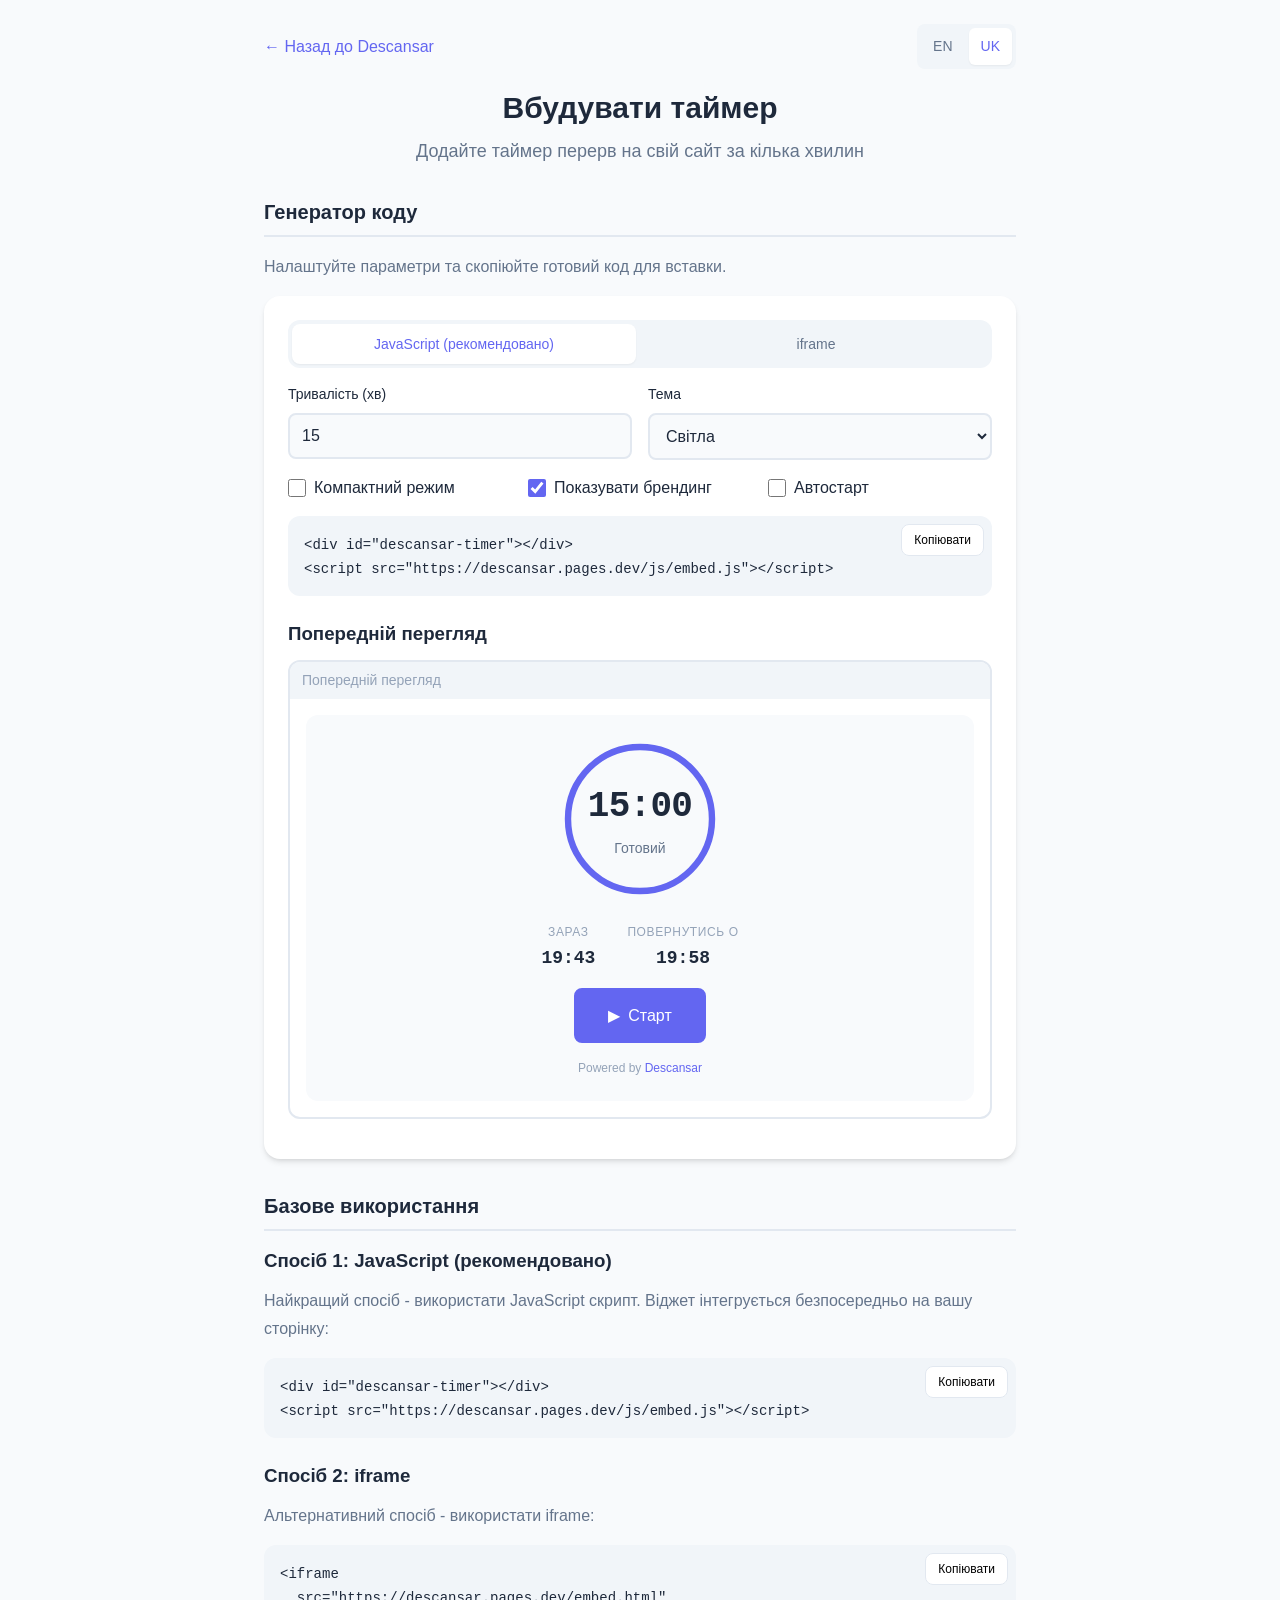
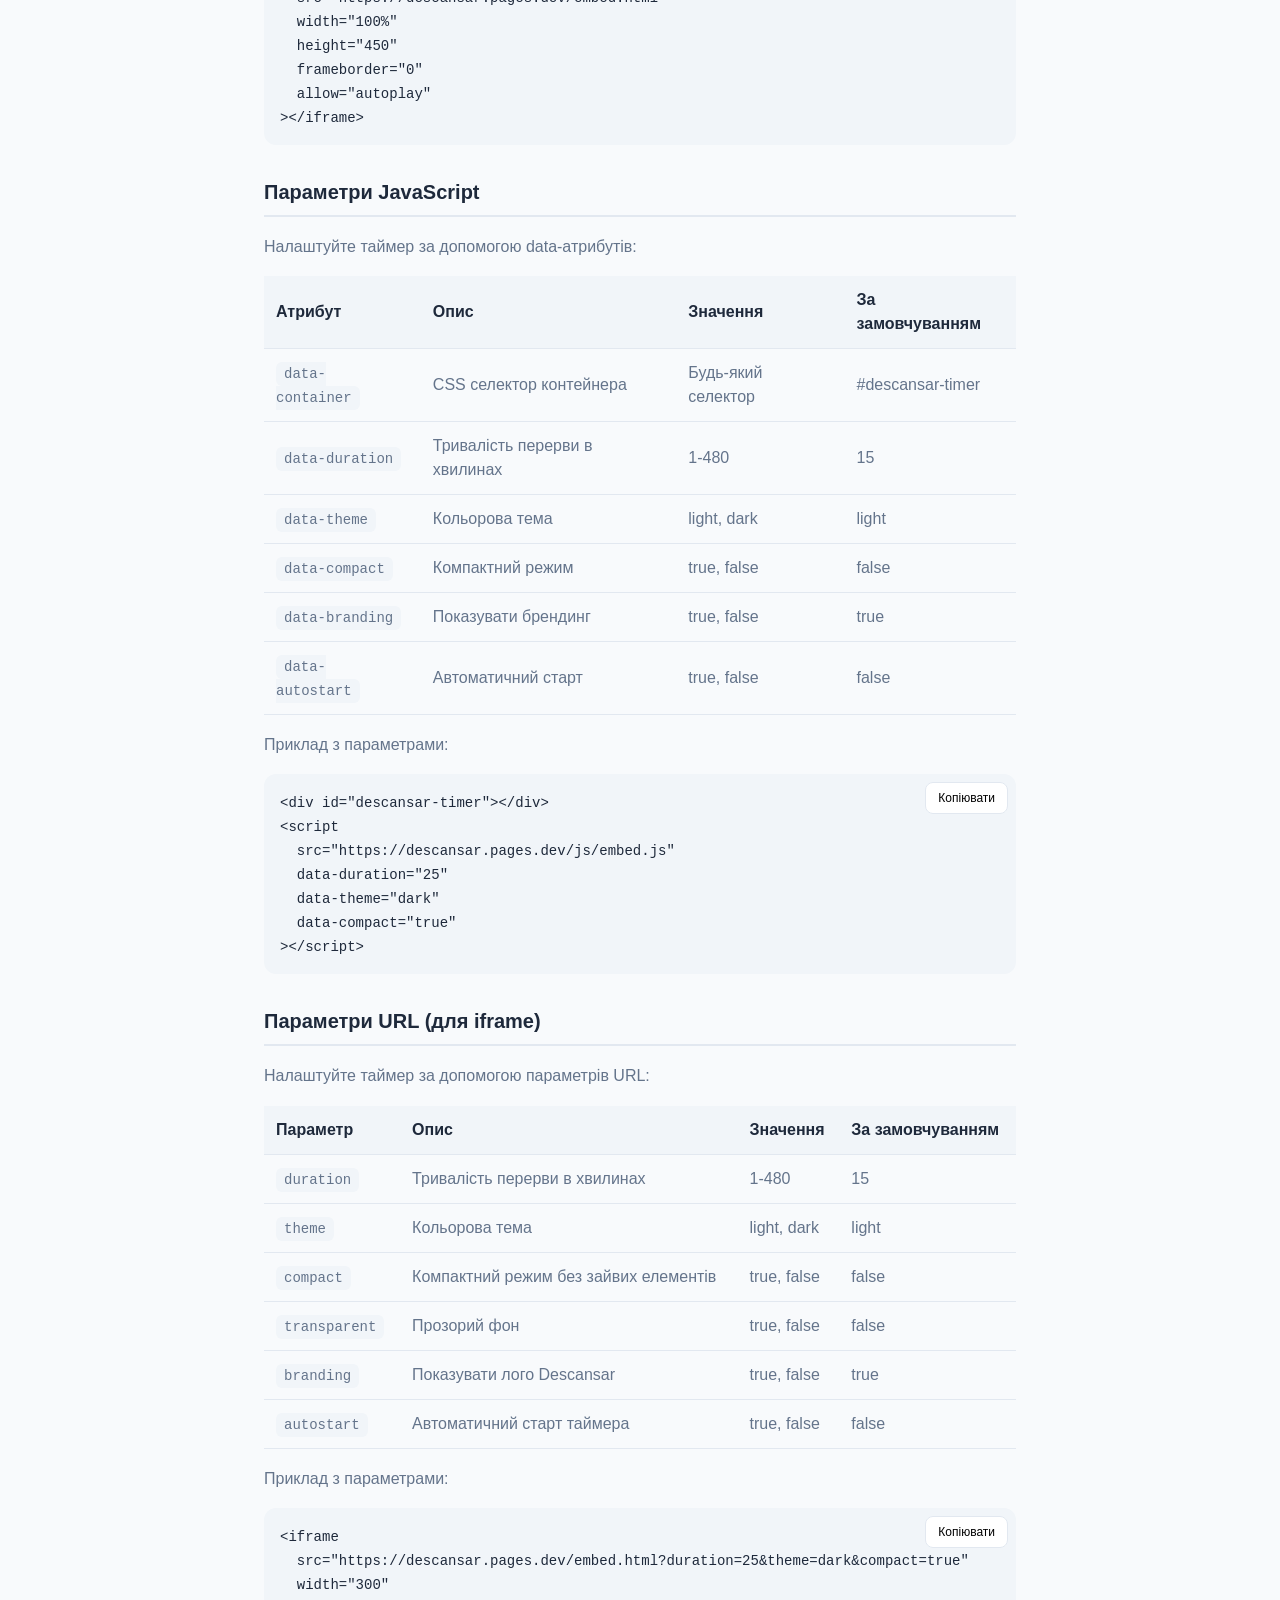
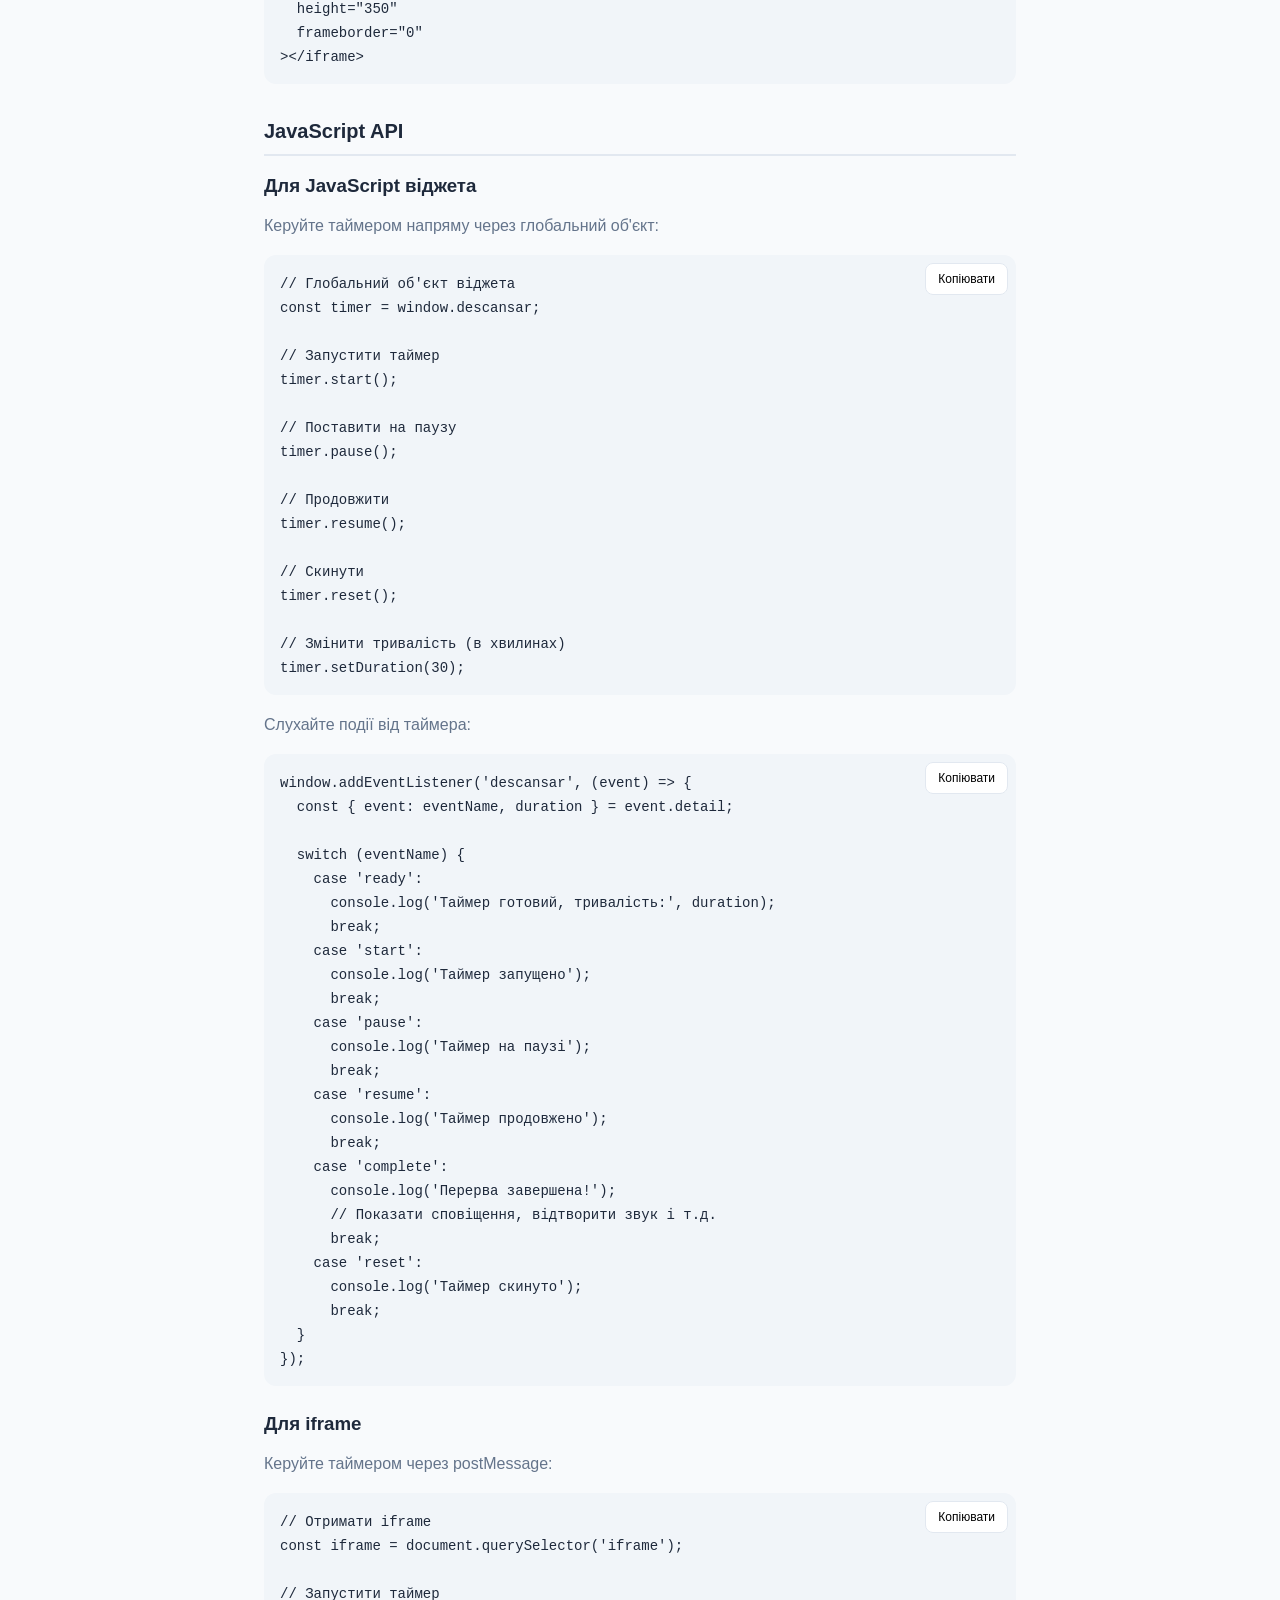
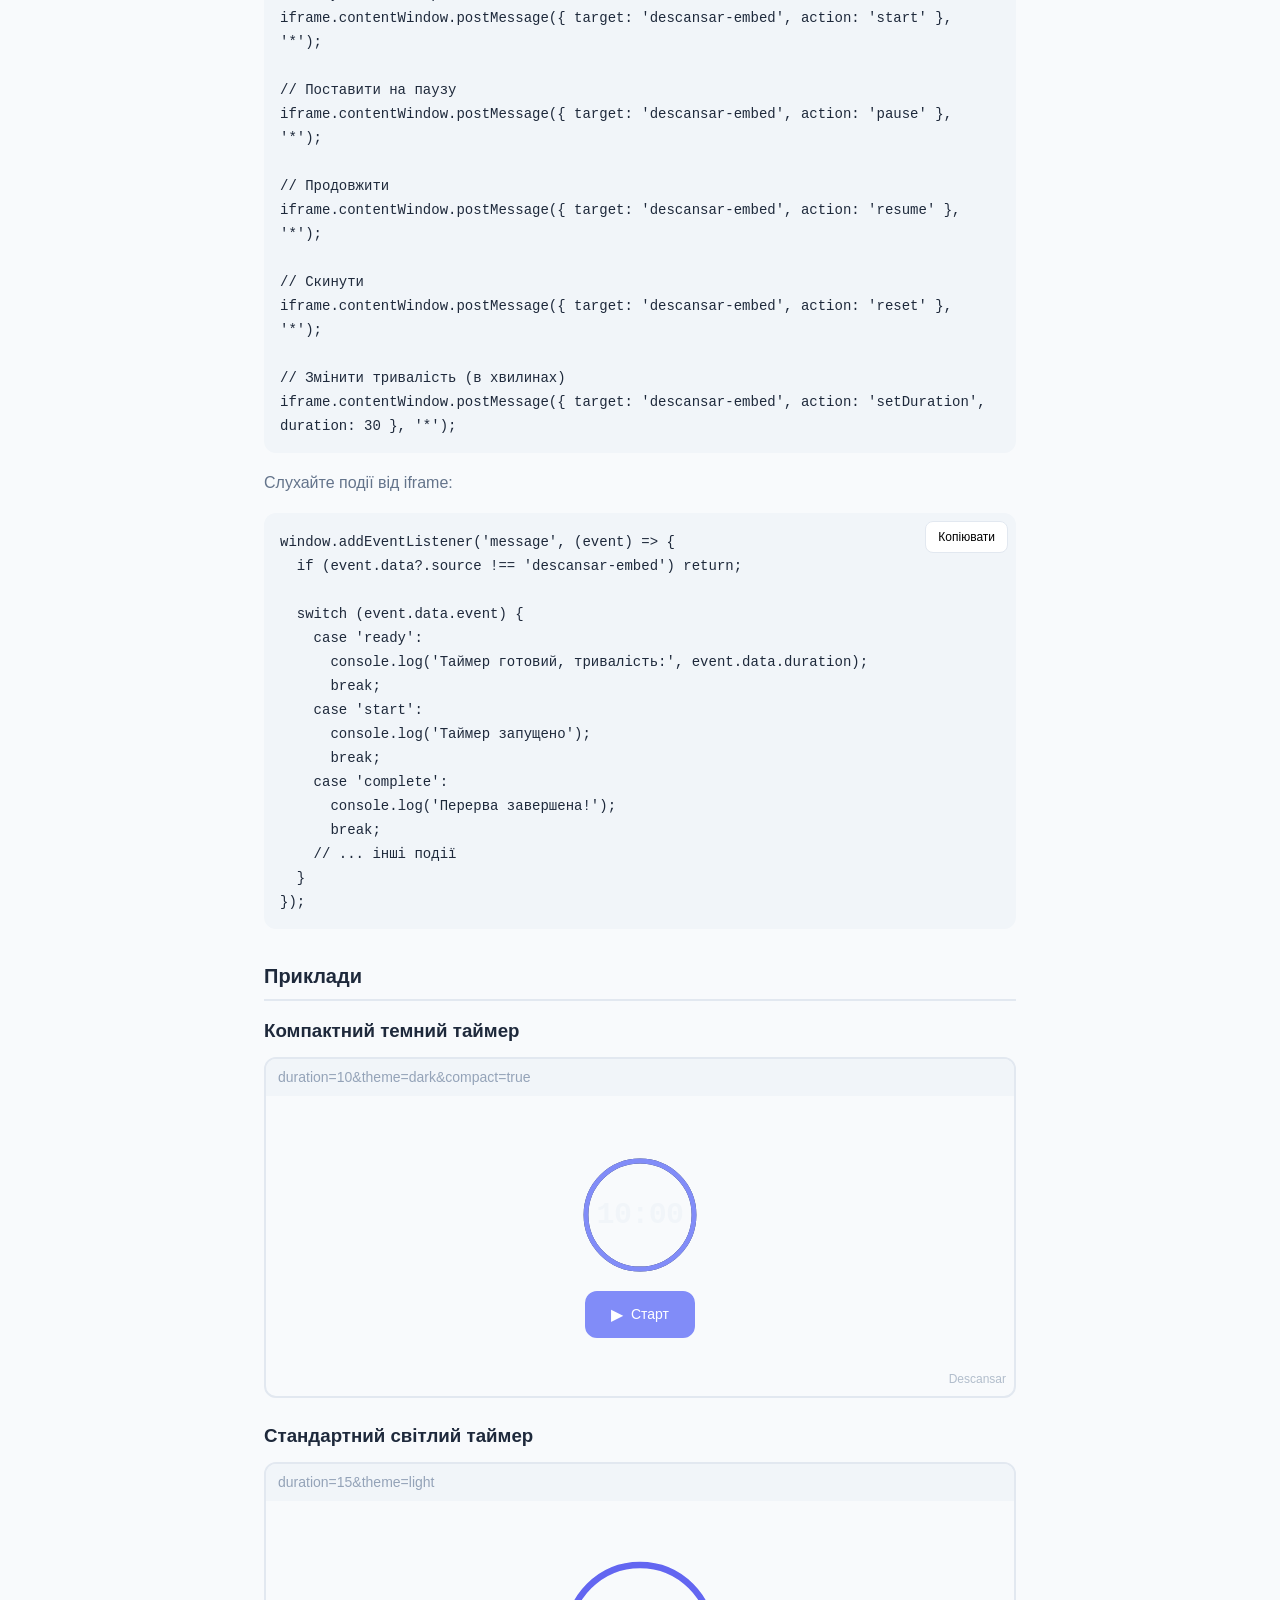
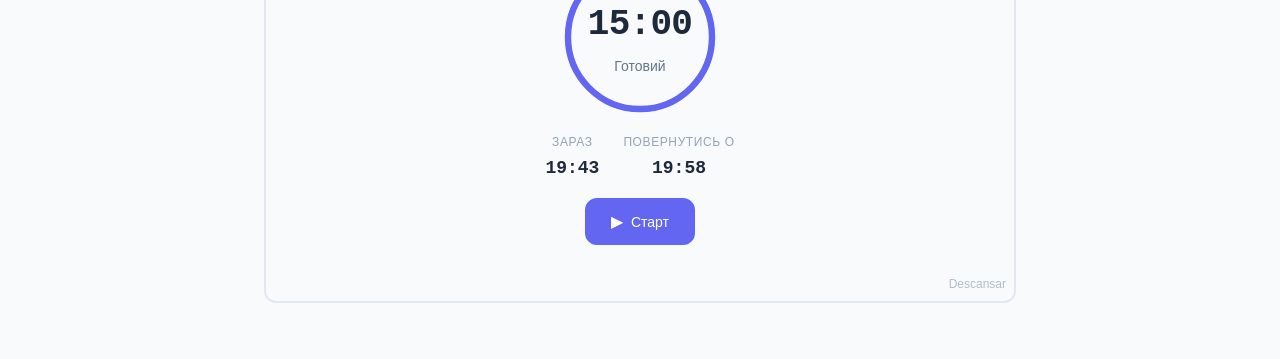
<file: embed-guide-uk.html>
<!DOCTYPE html>
<html lang="uk">
<head>
    <meta charset="UTF-8">
    <meta name="viewport" content="width=device-width, initial-scale=1.0">
    <title>Вбудувати віджет таймера перерв | Descansar</title>
    <meta name="description" content="Додайте налаштовуваний віджет таймера перерв на свій сайт. Легка інтеграція через JavaScript або iframe. Налаштування тривалості, теми та інше.">
    <meta name="keywords" content="таймер перерв, помодоро віджет, вбудувати таймер, віджет для сайту, інструмент продуктивності, таймер відпочинку">
    <meta name="author" content="Descansar">
    <meta name="robots" content="index, follow">

    <!-- Canonical URL -->
    <link rel="canonical" href="https://descansar.pages.dev/embed-guide-uk.html">

    <!-- Language alternates -->
    <link rel="alternate" hreflang="en" href="https://descansar.pages.dev/embed-guide.html">
    <link rel="alternate" hreflang="uk" href="https://descansar.pages.dev/embed-guide-uk.html">
    <link rel="alternate" hreflang="x-default" href="https://descansar.pages.dev/embed-guide.html">

    <!-- Open Graph -->
    <meta property="og:title" content="Вбудувати віджет таймера перерв | Descansar">
    <meta property="og:description" content="Додайте налаштовуваний віджет таймера перерв на свій сайт. Легка інтеграція через JavaScript або iframe.">
    <meta property="og:type" content="website">
    <meta property="og:url" content="https://descansar.pages.dev/embed-guide-uk.html">
    <meta property="og:site_name" content="Descansar">
    <meta property="og:locale" content="uk_UA">
    <meta property="og:locale:alternate" content="en_US">

    <!-- Twitter Card -->
    <meta name="twitter:card" content="summary">
    <meta name="twitter:title" content="Вбудувати віджет таймера перерв | Descansar">
    <meta name="twitter:description" content="Додайте налаштовуваний віджет таймера перерв на свій сайт.">

    <link rel="stylesheet" href="/css/main.css">
    <style>
        .guide {
            max-width: 800px;
            margin: 0 auto;
            padding: var(--space-6);
        }

        .guide__header {
            text-align: center;
            margin-bottom: var(--space-8);
        }

        .guide__title {
            font-size: var(--font-size-3xl);
            font-weight: 700;
            color: var(--color-text);
            margin-bottom: var(--space-2);
        }

        .guide__subtitle {
            font-size: var(--font-size-lg);
            color: var(--color-text-secondary);
        }

        .guide__section {
            margin-bottom: var(--space-8);
        }

        .guide__section-title {
            font-size: var(--font-size-xl);
            font-weight: 600;
            color: var(--color-text);
            margin-bottom: var(--space-4);
            padding-bottom: var(--space-2);
            border-bottom: 2px solid var(--color-border);
        }

        .guide__text {
            color: var(--color-text-secondary);
            line-height: 1.7;
            margin-bottom: var(--space-4);
        }

        .code-block {
            background: var(--color-bg-tertiary);
            border-radius: var(--radius-lg);
            padding: var(--space-4);
            overflow-x: auto;
            margin-bottom: var(--space-4);
            position: relative;
        }

        .code-block code {
            font-family: var(--font-family-mono);
            font-size: var(--font-size-sm);
            color: var(--color-text);
            white-space: pre-wrap;
            word-break: break-all;
        }

        .code-block__copy {
            position: absolute;
            top: var(--space-2);
            right: var(--space-2);
            padding: var(--space-2) var(--space-3);
            font-size: var(--font-size-xs);
            background: var(--color-bg-secondary);
            border: 1px solid var(--color-border);
            border-radius: var(--radius-md);
            cursor: pointer;
            transition: all var(--transition-fast);
        }

        .code-block__copy:hover {
            background: var(--color-primary);
            color: white;
            border-color: var(--color-primary);
        }

        .params-table {
            width: 100%;
            border-collapse: collapse;
            margin-bottom: var(--space-4);
        }

        .params-table th,
        .params-table td {
            padding: var(--space-3);
            text-align: left;
            border-bottom: 1px solid var(--color-border);
        }

        .params-table th {
            font-weight: 600;
            color: var(--color-text);
            background: var(--color-bg-tertiary);
        }

        .params-table td {
            color: var(--color-text-secondary);
        }

        .params-table code {
            font-family: var(--font-family-mono);
            font-size: var(--font-size-sm);
            background: var(--color-bg-tertiary);
            padding: var(--space-1) var(--space-2);
            border-radius: var(--radius-sm);
        }

        .preview {
            border: 2px solid var(--color-border);
            border-radius: var(--radius-lg);
            overflow: hidden;
            margin-bottom: var(--space-4);
        }

        .preview iframe {
            display: block;
            width: 100%;
            border: none;
        }

        .preview__label {
            padding: var(--space-2) var(--space-3);
            background: var(--color-bg-tertiary);
            font-size: var(--font-size-sm);
            color: var(--color-text-muted);
        }

        .generator {
            background: var(--color-bg-secondary);
            border-radius: var(--radius-xl);
            padding: var(--space-6);
            box-shadow: var(--shadow-md);
        }

        .generator__row {
            display: grid;
            grid-template-columns: repeat(auto-fit, minmax(200px, 1fr));
            gap: var(--space-4);
            margin-bottom: var(--space-4);
        }

        .generator__field {
            display: flex;
            flex-direction: column;
            gap: var(--space-2);
        }

        .generator__label {
            font-size: var(--font-size-sm);
            font-weight: 500;
            color: var(--color-text);
        }

        .generator__input,
        .generator__select {
            padding: var(--space-3);
            font-size: var(--font-size-base);
            border: 2px solid var(--color-border);
            border-radius: var(--radius-md);
            background: var(--color-bg);
            color: var(--color-text);
        }

        .generator__checkbox {
            display: flex;
            align-items: center;
            gap: var(--space-2);
            cursor: pointer;
        }

        .generator__checkbox input {
            width: 18px;
            height: 18px;
            accent-color: var(--color-primary);
        }

        .generator__result {
            margin-top: var(--space-4);
        }

        .top-bar {
            display: flex;
            justify-content: space-between;
            align-items: center;
            margin-bottom: var(--space-4);
            flex-wrap: wrap;
            gap: var(--space-3);
        }

        .back-link {
            display: inline-flex;
            align-items: center;
            gap: var(--space-2);
            color: var(--color-primary);
            text-decoration: none;
        }

        .back-link:hover {
            text-decoration: underline;
        }

        .lang-switcher {
            display: flex;
            gap: var(--space-1);
            background: var(--color-bg-tertiary);
            padding: var(--space-1);
            border-radius: var(--radius-md);
        }

        .lang-switcher__btn {
            padding: var(--space-2) var(--space-3);
            font-size: var(--font-size-sm);
            font-weight: 500;
            color: var(--color-text-secondary);
            background: transparent;
            border: none;
            border-radius: var(--radius-sm);
            cursor: pointer;
            text-decoration: none;
            transition: all var(--transition-fast);
        }

        .lang-switcher__btn:hover {
            color: var(--color-text);
        }

        .lang-switcher__btn--active {
            background: var(--color-bg-secondary);
            color: var(--color-primary);
            box-shadow: var(--shadow-sm);
        }

        .generator__method-selector {
            display: flex;
            gap: var(--space-2);
            margin-bottom: var(--space-4);
            padding: var(--space-1);
            background: var(--color-bg-tertiary);
            border-radius: var(--radius-lg);
        }

        .generator__method-btn {
            flex: 1;
            padding: var(--space-3);
            font-size: var(--font-size-sm);
            font-weight: 500;
            color: var(--color-text-secondary);
            background: transparent;
            border: none;
            border-radius: var(--radius-md);
            cursor: pointer;
            transition: all var(--transition-fast);
        }

        .generator__method-btn:hover {
            color: var(--color-text);
        }

        .generator__method-btn--active {
            background: var(--color-bg-secondary);
            color: var(--color-primary);
            box-shadow: var(--shadow-sm);
        }

        .generator__field--iframe-only.generator__field--hidden,
        .generator__checkbox.generator__field--iframe-only.generator__field--hidden {
            display: none;
        }
    </style>
</head>
<body>
    <div class="guide">
        <div class="top-bar">
            <a href="/" class="back-link">← Назад до Descansar</a>
            <nav class="lang-switcher" aria-label="Перемикач мови">
                <a href="/embed-guide.html" class="lang-switcher__btn">EN</a>
                <a href="/embed-guide-uk.html" class="lang-switcher__btn lang-switcher__btn--active" aria-current="page">UK</a>
            </nav>
        </div>

        <header class="guide__header">
            <h1 class="guide__title">Вбудувати таймер</h1>
            <p class="guide__subtitle">Додайте таймер перерв на свій сайт за кілька хвилин</p>
        </header>

        <!-- Generator -->
        <section class="guide__section">
            <h2 class="guide__section-title">Генератор коду</h2>
            <p class="guide__text">Налаштуйте параметри та скопіюйте готовий код для вставки.</p>

            <div class="generator">
                <!-- Method selector -->
                <div class="generator__method-selector">
                    <button type="button" class="generator__method-btn generator__method-btn--active" data-method="script">
                        JavaScript (рекомендовано)
                    </button>
                    <button type="button" class="generator__method-btn" data-method="iframe">
                        iframe
                    </button>
                </div>

                <div class="generator__row">
                    <div class="generator__field">
                        <label class="generator__label" for="genDuration">Тривалість (хв)</label>
                        <input type="number" id="genDuration" class="generator__input" value="15" min="1" max="480">
                    </div>
                    <div class="generator__field">
                        <label class="generator__label" for="genTheme">Тема</label>
                        <select id="genTheme" class="generator__select">
                            <option value="light">Світла</option>
                            <option value="dark">Темна</option>
                        </select>
                    </div>
                    <div class="generator__field generator__field--iframe-only">
                        <label class="generator__label" for="genWidth">Ширина</label>
                        <input type="text" id="genWidth" class="generator__input" value="100%" placeholder="400px або 100%">
                    </div>
                    <div class="generator__field generator__field--iframe-only">
                        <label class="generator__label" for="genHeight">Висота</label>
                        <input type="text" id="genHeight" class="generator__input" value="450px" placeholder="450px">
                    </div>
                </div>

                <div class="generator__row">
                    <label class="generator__checkbox">
                        <input type="checkbox" id="genCompact">
                        <span>Компактний режим</span>
                    </label>
                    <label class="generator__checkbox generator__field--iframe-only">
                        <input type="checkbox" id="genTransparent">
                        <span>Прозорий фон</span>
                    </label>
                    <label class="generator__checkbox">
                        <input type="checkbox" id="genBranding" checked>
                        <span>Показувати брендинг</span>
                    </label>
                    <label class="generator__checkbox">
                        <input type="checkbox" id="genAutostart">
                        <span>Автостарт</span>
                    </label>
                </div>

                <div class="generator__result">
                    <div class="code-block">
                        <button class="code-block__copy" onclick="copyCode()">Копіювати</button>
                        <code id="generatedCode"></code>
                    </div>
                </div>

                <h3 style="margin-top: var(--space-6); margin-bottom: var(--space-3);">Попередній перегляд</h3>
                <div class="preview">
                    <div class="preview__label">Попередній перегляд</div>
                    <div id="scriptPreview" style="display: none; padding: var(--space-4);"></div>
                    <iframe id="previewFrame" height="400"></iframe>
                </div>
            </div>
        </section>

        <!-- Basic usage -->
        <section class="guide__section">
            <h2 class="guide__section-title">Базове використання</h2>

            <h3 style="margin-bottom: var(--space-3);">Спосіб 1: JavaScript (рекомендовано)</h3>
            <p class="guide__text">Найкращий спосіб - використати JavaScript скрипт. Віджет інтегрується безпосередньо на вашу сторінку:</p>

            <div class="code-block">
                <button class="code-block__copy" onclick="copyToClipboard(this)">Копіювати</button>
                <code>&lt;div id="descansar-timer"&gt;&lt;/div&gt;
&lt;script src="https://descansar.pages.dev/js/embed.js"&gt;&lt;/script&gt;</code>
            </div>

            <h3 style="margin-bottom: var(--space-3); margin-top: var(--space-6);">Спосіб 2: iframe</h3>
            <p class="guide__text">Альтернативний спосіб - використати iframe:</p>

            <div class="code-block">
                <button class="code-block__copy" onclick="copyToClipboard(this)">Копіювати</button>
                <code>&lt;iframe
  src="https://descansar.pages.dev/embed.html"
  width="100%"
  height="450"
  frameborder="0"
  allow="autoplay"
&gt;&lt;/iframe&gt;</code>
            </div>
        </section>

        <!-- Script Parameters -->
        <section class="guide__section">
            <h2 class="guide__section-title">Параметри JavaScript</h2>
            <p class="guide__text">Налаштуйте таймер за допомогою data-атрибутів:</p>

            <table class="params-table">
                <thead>
                    <tr>
                        <th>Атрибут</th>
                        <th>Опис</th>
                        <th>Значення</th>
                        <th>За замовчуванням</th>
                    </tr>
                </thead>
                <tbody>
                    <tr>
                        <td><code>data-container</code></td>
                        <td>CSS селектор контейнера</td>
                        <td>Будь-який селектор</td>
                        <td>#descansar-timer</td>
                    </tr>
                    <tr>
                        <td><code>data-duration</code></td>
                        <td>Тривалість перерви в хвилинах</td>
                        <td>1-480</td>
                        <td>15</td>
                    </tr>
                    <tr>
                        <td><code>data-theme</code></td>
                        <td>Кольорова тема</td>
                        <td>light, dark</td>
                        <td>light</td>
                    </tr>
                    <tr>
                        <td><code>data-compact</code></td>
                        <td>Компактний режим</td>
                        <td>true, false</td>
                        <td>false</td>
                    </tr>
                    <tr>
                        <td><code>data-branding</code></td>
                        <td>Показувати брендинг</td>
                        <td>true, false</td>
                        <td>true</td>
                    </tr>
                    <tr>
                        <td><code>data-autostart</code></td>
                        <td>Автоматичний старт</td>
                        <td>true, false</td>
                        <td>false</td>
                    </tr>
                </tbody>
            </table>

            <p class="guide__text">Приклад з параметрами:</p>

            <div class="code-block">
                <button class="code-block__copy" onclick="copyToClipboard(this)">Копіювати</button>
                <code>&lt;div id="descansar-timer"&gt;&lt;/div&gt;
&lt;script
  src="https://descansar.pages.dev/js/embed.js"
  data-duration="25"
  data-theme="dark"
  data-compact="true"
&gt;&lt;/script&gt;</code>
            </div>
        </section>

        <!-- URL Parameters -->
        <section class="guide__section">
            <h2 class="guide__section-title">Параметри URL (для iframe)</h2>
            <p class="guide__text">Налаштуйте таймер за допомогою параметрів URL:</p>

            <table class="params-table">
                <thead>
                    <tr>
                        <th>Параметр</th>
                        <th>Опис</th>
                        <th>Значення</th>
                        <th>За замовчуванням</th>
                    </tr>
                </thead>
                <tbody>
                    <tr>
                        <td><code>duration</code></td>
                        <td>Тривалість перерви в хвилинах</td>
                        <td>1-480</td>
                        <td>15</td>
                    </tr>
                    <tr>
                        <td><code>theme</code></td>
                        <td>Кольорова тема</td>
                        <td>light, dark</td>
                        <td>light</td>
                    </tr>
                    <tr>
                        <td><code>compact</code></td>
                        <td>Компактний режим без зайвих елементів</td>
                        <td>true, false</td>
                        <td>false</td>
                    </tr>
                    <tr>
                        <td><code>transparent</code></td>
                        <td>Прозорий фон</td>
                        <td>true, false</td>
                        <td>false</td>
                    </tr>
                    <tr>
                        <td><code>branding</code></td>
                        <td>Показувати лого Descansar</td>
                        <td>true, false</td>
                        <td>true</td>
                    </tr>
                    <tr>
                        <td><code>autostart</code></td>
                        <td>Автоматичний старт таймера</td>
                        <td>true, false</td>
                        <td>false</td>
                    </tr>
                </tbody>
            </table>

            <p class="guide__text">Приклад з параметрами:</p>

            <div class="code-block">
                <button class="code-block__copy" onclick="copyToClipboard(this)">Копіювати</button>
                <code>&lt;iframe
  src="https://descansar.pages.dev/embed.html?duration=25&theme=dark&compact=true"
  width="300"
  height="350"
  frameborder="0"
&gt;&lt;/iframe&gt;</code>
            </div>
        </section>

        <!-- JavaScript API -->
        <section class="guide__section">
            <h2 class="guide__section-title">JavaScript API</h2>

            <h3 style="margin-bottom: var(--space-3);">Для JavaScript віджета</h3>
            <p class="guide__text">Керуйте таймером напряму через глобальний об'єкт:</p>

            <div class="code-block">
                <button class="code-block__copy" onclick="copyToClipboard(this)">Копіювати</button>
                <code>// Глобальний об'єкт віджета
const timer = window.descansar;

// Запустити таймер
timer.start();

// Поставити на паузу
timer.pause();

// Продовжити
timer.resume();

// Скинути
timer.reset();

// Змінити тривалість (в хвилинах)
timer.setDuration(30);</code>
            </div>

            <p class="guide__text">Слухайте події від таймера:</p>

            <div class="code-block">
                <button class="code-block__copy" onclick="copyToClipboard(this)">Копіювати</button>
                <code>window.addEventListener('descansar', (event) => {
  const { event: eventName, duration } = event.detail;

  switch (eventName) {
    case 'ready':
      console.log('Таймер готовий, тривалість:', duration);
      break;
    case 'start':
      console.log('Таймер запущено');
      break;
    case 'pause':
      console.log('Таймер на паузі');
      break;
    case 'resume':
      console.log('Таймер продовжено');
      break;
    case 'complete':
      console.log('Перерва завершена!');
      // Показати сповіщення, відтворити звук і т.д.
      break;
    case 'reset':
      console.log('Таймер скинуто');
      break;
  }
});</code>
            </div>

            <h3 style="margin-bottom: var(--space-3); margin-top: var(--space-6);">Для iframe</h3>
            <p class="guide__text">Керуйте таймером через postMessage:</p>

            <div class="code-block">
                <button class="code-block__copy" onclick="copyToClipboard(this)">Копіювати</button>
                <code>// Отримати iframe
const iframe = document.querySelector('iframe');

// Запустити таймер
iframe.contentWindow.postMessage({ target: 'descansar-embed', action: 'start' }, '*');

// Поставити на паузу
iframe.contentWindow.postMessage({ target: 'descansar-embed', action: 'pause' }, '*');

// Продовжити
iframe.contentWindow.postMessage({ target: 'descansar-embed', action: 'resume' }, '*');

// Скинути
iframe.contentWindow.postMessage({ target: 'descansar-embed', action: 'reset' }, '*');

// Змінити тривалість (в хвилинах)
iframe.contentWindow.postMessage({ target: 'descansar-embed', action: 'setDuration', duration: 30 }, '*');</code>
            </div>

            <p class="guide__text">Слухайте події від iframe:</p>

            <div class="code-block">
                <button class="code-block__copy" onclick="copyToClipboard(this)">Копіювати</button>
                <code>window.addEventListener('message', (event) => {
  if (event.data?.source !== 'descansar-embed') return;

  switch (event.data.event) {
    case 'ready':
      console.log('Таймер готовий, тривалість:', event.data.duration);
      break;
    case 'start':
      console.log('Таймер запущено');
      break;
    case 'complete':
      console.log('Перерва завершена!');
      break;
    // ... інші події
  }
});</code>
            </div>
        </section>

        <!-- Examples -->
        <section class="guide__section">
            <h2 class="guide__section-title">Приклади</h2>

            <h3 style="margin-bottom: var(--space-3);">Компактний темний таймер</h3>
            <div class="preview">
                <div class="preview__label">duration=10&theme=dark&compact=true</div>
                <iframe src="/embed.html?duration=10&theme=dark&compact=true" height="300"></iframe>
            </div>

            <h3 style="margin-bottom: var(--space-3); margin-top: var(--space-6);">Стандартний світлий таймер</h3>
            <div class="preview">
                <div class="preview__label">duration=15&theme=light</div>
                <iframe src="/embed.html?duration=15&theme=light" height="400"></iframe>
            </div>
        </section>
    </div>

    <script>
        let currentMethod = 'script';
        const copyText = 'Копіювати';
        const copiedText = 'Скопійовано!';

        // Method selector
        document.querySelectorAll('.generator__method-btn').forEach(btn => {
            btn.addEventListener('click', () => {
                document.querySelectorAll('.generator__method-btn').forEach(b => b.classList.remove('generator__method-btn--active'));
                btn.classList.add('generator__method-btn--active');
                currentMethod = btn.dataset.method;

                // Toggle iframe-only fields
                document.querySelectorAll('.generator__field--iframe-only').forEach(field => {
                    field.classList.toggle('generator__field--hidden', currentMethod === 'script');
                });

                generateCode();
            });
        });

        // Initially hide iframe-only fields
        document.querySelectorAll('.generator__field--iframe-only').forEach(field => {
            field.classList.add('generator__field--hidden');
        });

        // Code generator
        function generateCode() {
            const duration = document.getElementById('genDuration').value;
            const theme = document.getElementById('genTheme').value;
            const width = document.getElementById('genWidth').value;
            const height = document.getElementById('genHeight').value;
            const compact = document.getElementById('genCompact').checked;
            const transparent = document.getElementById('genTransparent').checked;
            const branding = document.getElementById('genBranding').checked;
            const autostart = document.getElementById('genAutostart').checked;

            let code = '';

            if (currentMethod === 'script') {
                // Build data attributes
                let attrs = [];
                if (duration !== '15') attrs.push(`data-duration="${duration}"`);
                if (theme !== 'light') attrs.push(`data-theme="${theme}"`);
                if (compact) attrs.push('data-compact="true"');
                if (!branding) attrs.push('data-branding="false"');
                if (autostart) attrs.push('data-autostart="true"');

                const attrsStr = attrs.length > 0 ? '\n  ' + attrs.join('\n  ') + '\n' : '';

                code = `<div id="descansar-timer"></div>
<script src="https://descansar.pages.dev/js/embed.js"${attrsStr}><\/script>`;

                // Update preview with script
                updateScriptPreview({ duration, theme, compact, branding, autostart });
            } else {
                // Build URL params
                const params = new URLSearchParams();
                if (duration !== '15') params.set('duration', duration);
                if (theme !== 'light') params.set('theme', theme);
                if (compact) params.set('compact', 'true');
                if (transparent) params.set('transparent', 'true');
                if (!branding) params.set('branding', 'false');
                if (autostart) params.set('autostart', 'true');

                const queryString = params.toString();
                const baseUrl = 'https://descansar.pages.dev/embed.html';
                const fullUrl = queryString ? `${baseUrl}?${queryString}` : baseUrl;

                code = `<iframe
  src="${fullUrl}"
  width="${width}"
  height="${height}"
  frameborder="0"
  allow="autoplay"
></iframe>`;

                // Update preview with iframe
                const previewUrl = queryString ? `/embed.html?${queryString}` : '/embed.html';
                document.getElementById('scriptPreview').style.display = 'none';
                document.getElementById('previewFrame').style.display = 'block';
                document.getElementById('previewFrame').src = previewUrl;
                document.getElementById('previewFrame').style.height = height;
            }

            document.getElementById('generatedCode').textContent = code;
        }

        function updateScriptPreview(opts) {
            const scriptPreview = document.getElementById('scriptPreview');
            const iframePreview = document.getElementById('previewFrame');

            iframePreview.style.display = 'none';
            scriptPreview.style.display = 'block';

            // Clear previous widget
            scriptPreview.innerHTML = '<div id="preview-timer"></div>';

            // Remove old script if exists
            const oldScript = document.getElementById('preview-embed-script');
            if (oldScript) oldScript.remove();

            // Create and add script
            const script = document.createElement('script');
            script.id = 'preview-embed-script';
            script.src = '/js/embed.js';
            script.setAttribute('data-container', '#preview-timer');
            if (opts.duration !== '15') script.setAttribute('data-duration', opts.duration);
            if (opts.theme !== 'light') script.setAttribute('data-theme', opts.theme);
            if (opts.compact) script.setAttribute('data-compact', 'true');
            if (!opts.branding) script.setAttribute('data-branding', 'false');
            if (opts.autostart) script.setAttribute('data-autostart', 'true');

            scriptPreview.appendChild(script);
        }

        function copyCode() {
            const code = document.getElementById('generatedCode').textContent;
            navigator.clipboard.writeText(code).then(() => {
                const btn = document.querySelector('.generator .code-block__copy');
                btn.textContent = copiedText;
                setTimeout(() => btn.textContent = copyText, 2000);
            });
        }

        function copyToClipboard(button) {
            const code = button.parentElement.querySelector('code').textContent;
            navigator.clipboard.writeText(code).then(() => {
                button.textContent = copiedText;
                setTimeout(() => button.textContent = copyText, 2000);
            });
        }

        // Listen for changes
        ['genDuration', 'genTheme', 'genWidth', 'genHeight', 'genCompact', 'genTransparent', 'genBranding', 'genAutostart'].forEach(id => {
            document.getElementById(id).addEventListener('change', generateCode);
            document.getElementById(id).addEventListener('input', generateCode);
        });

        // Initial generation
        generateCode();
    </script>
</body>
</html>
</file>
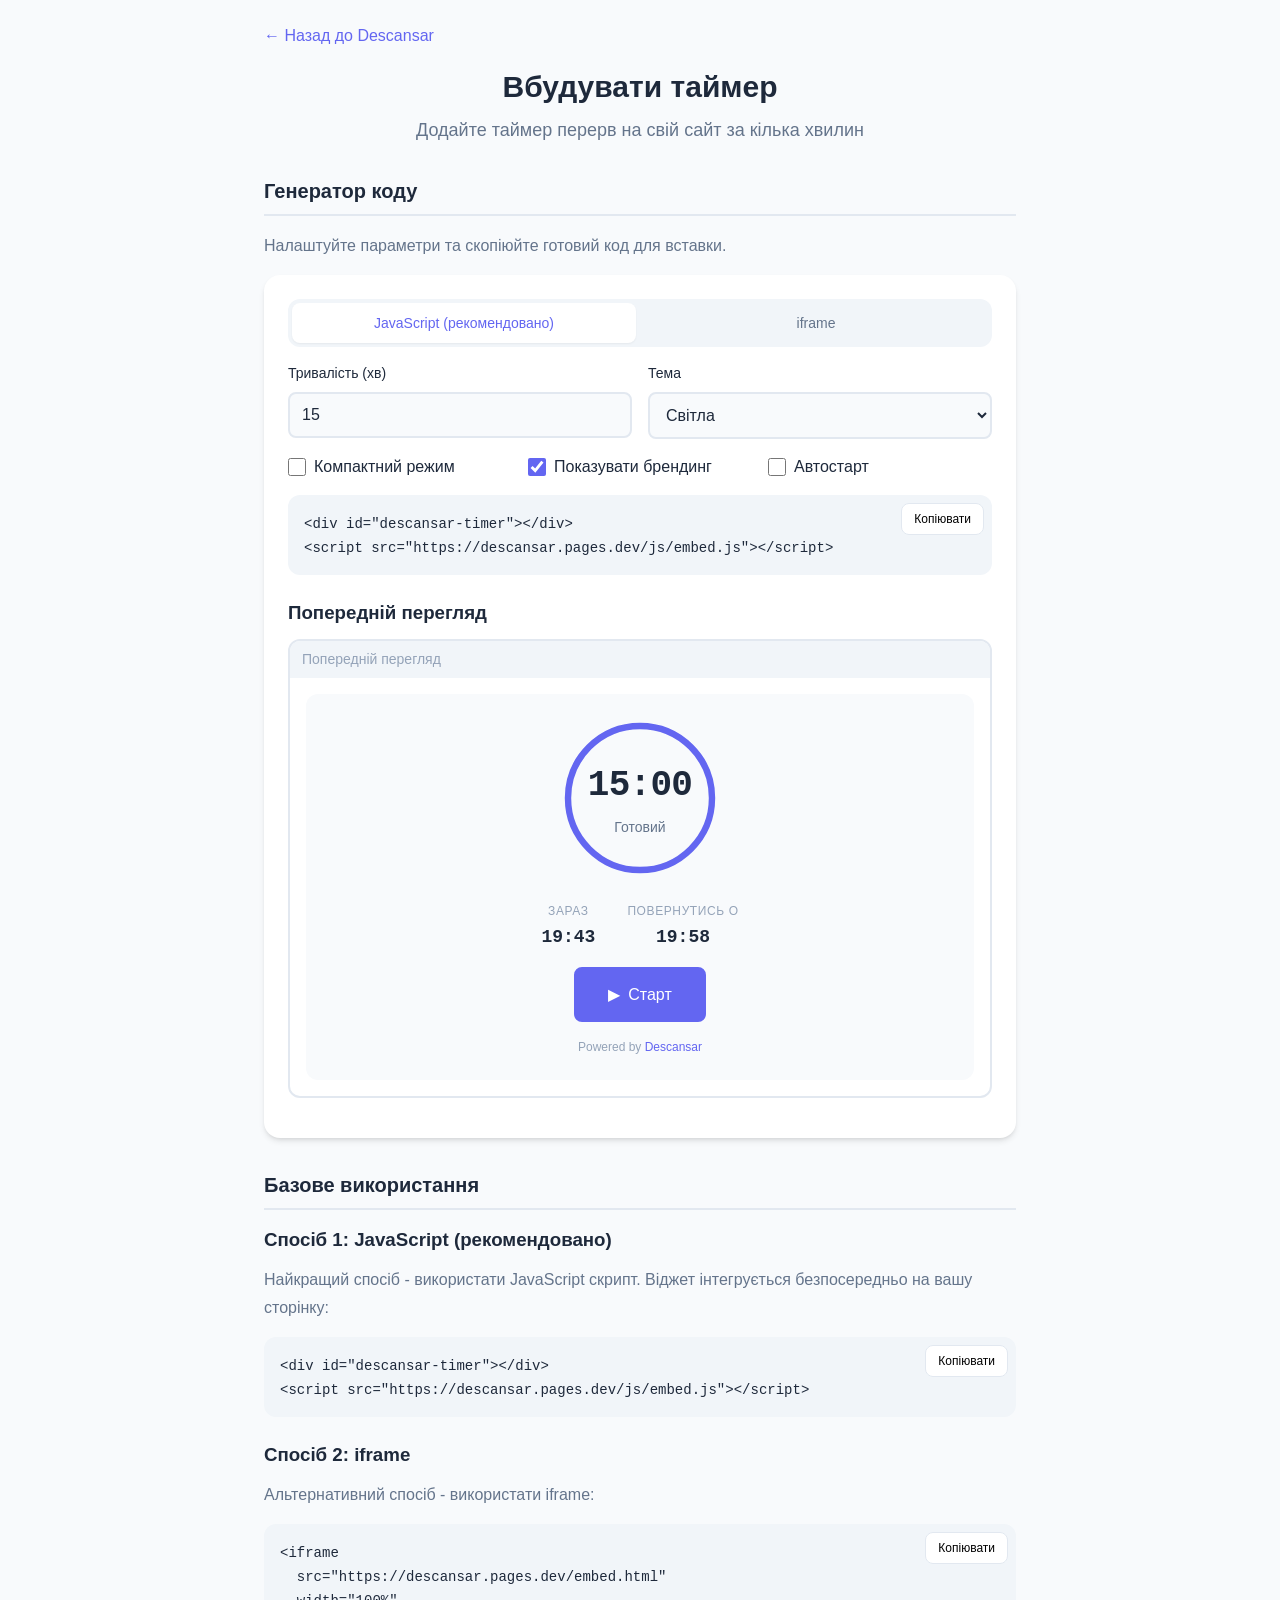
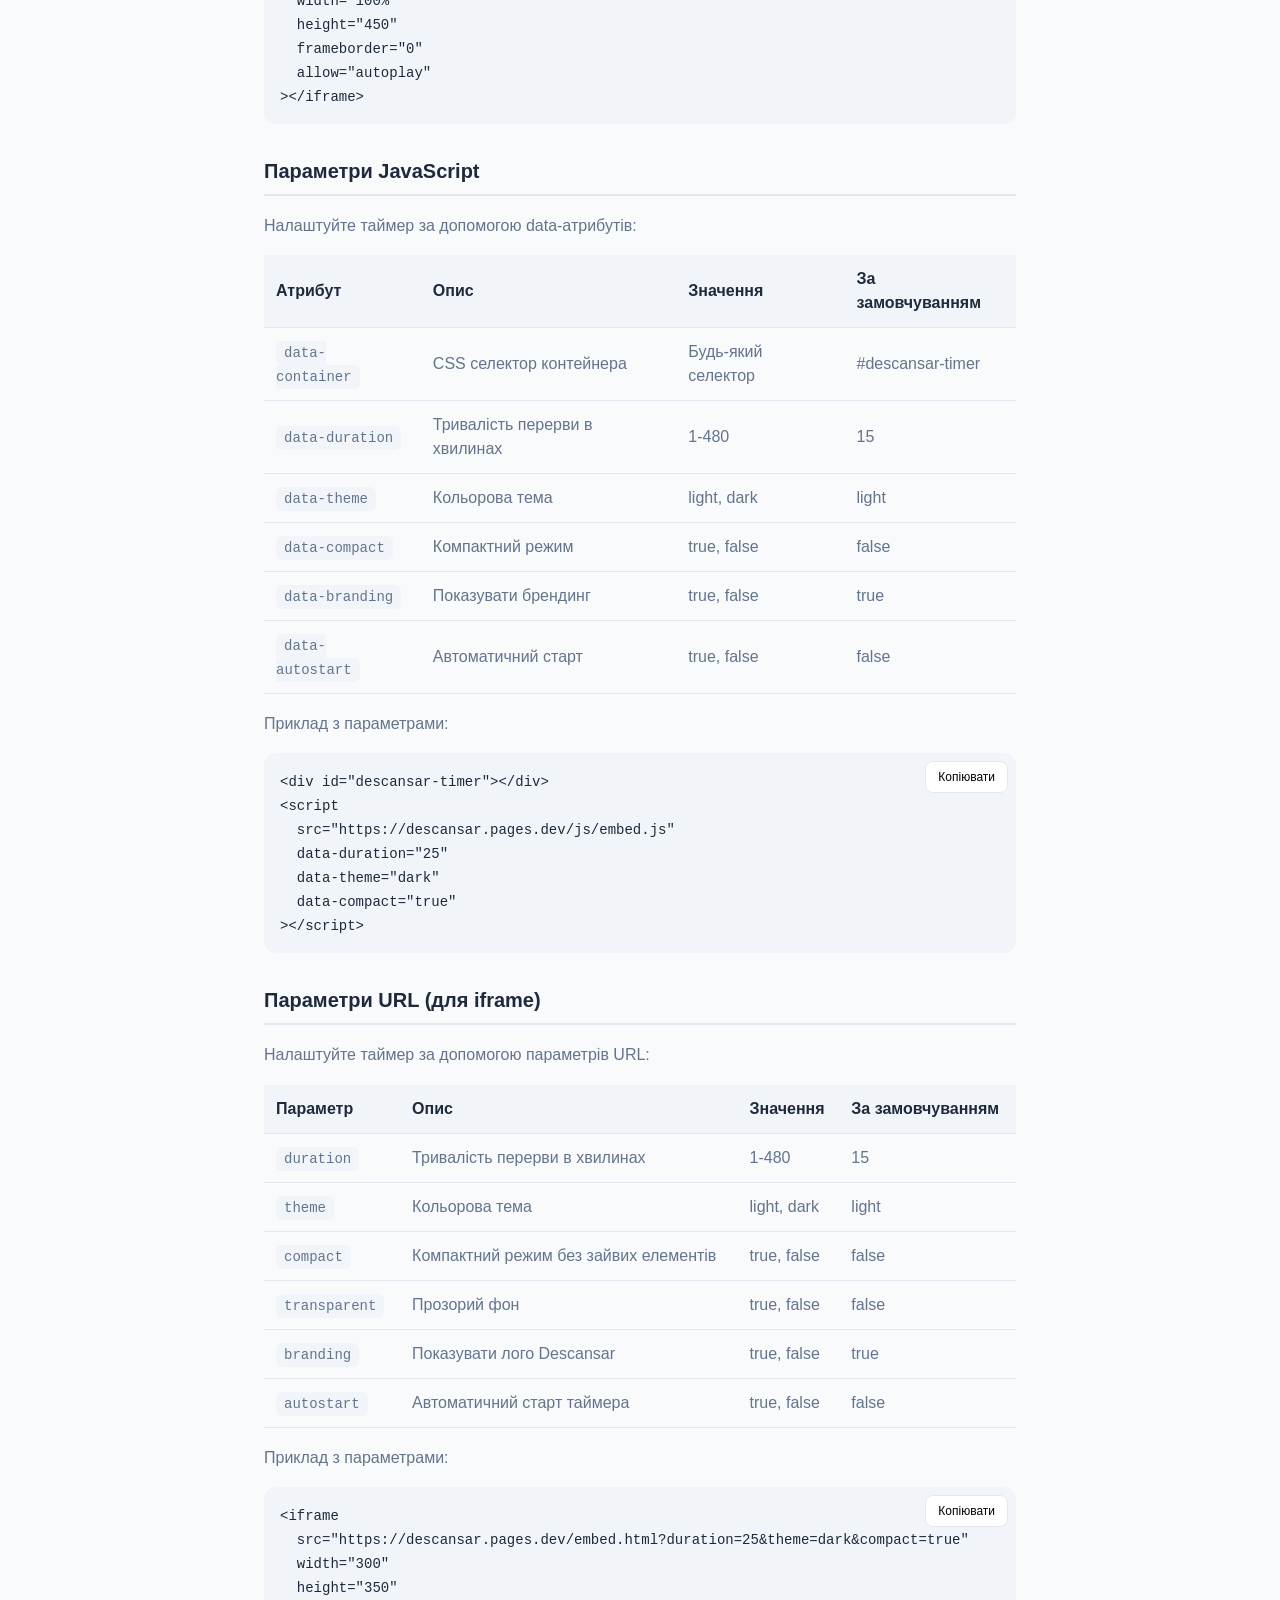
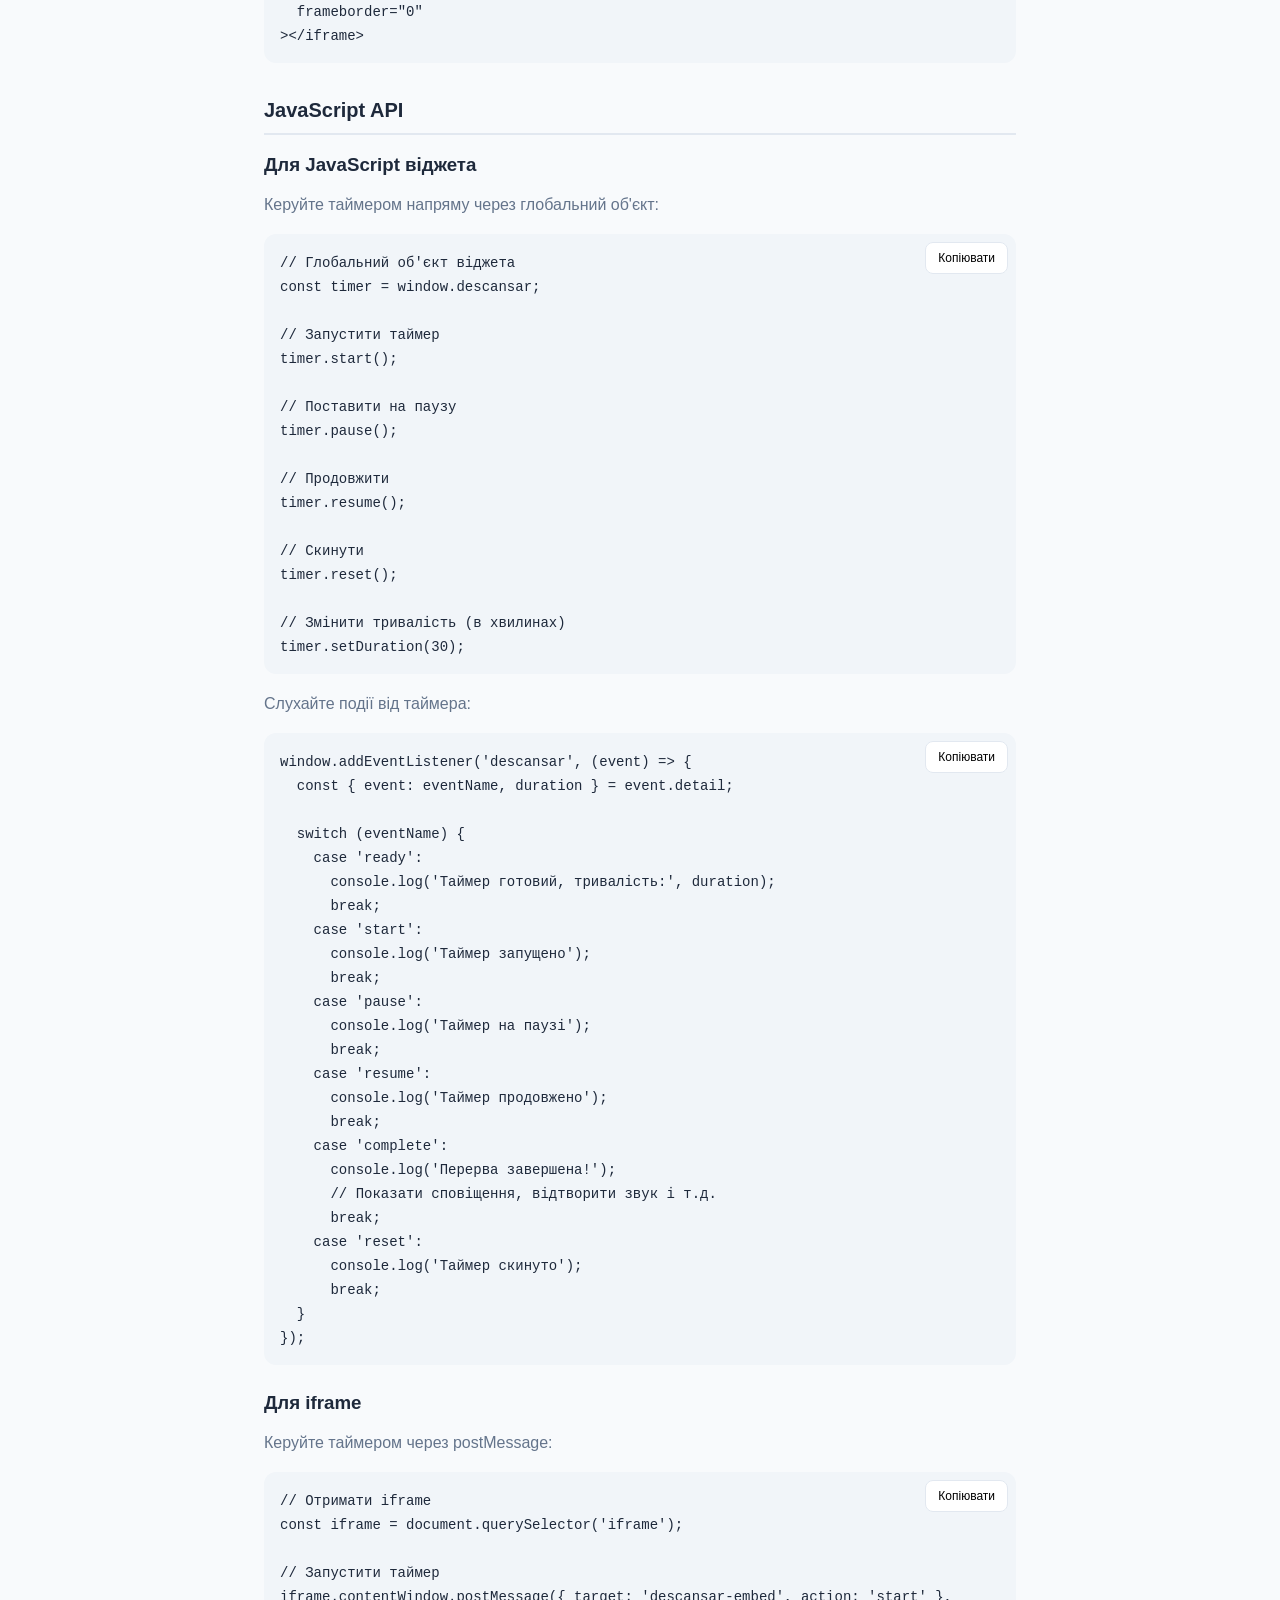
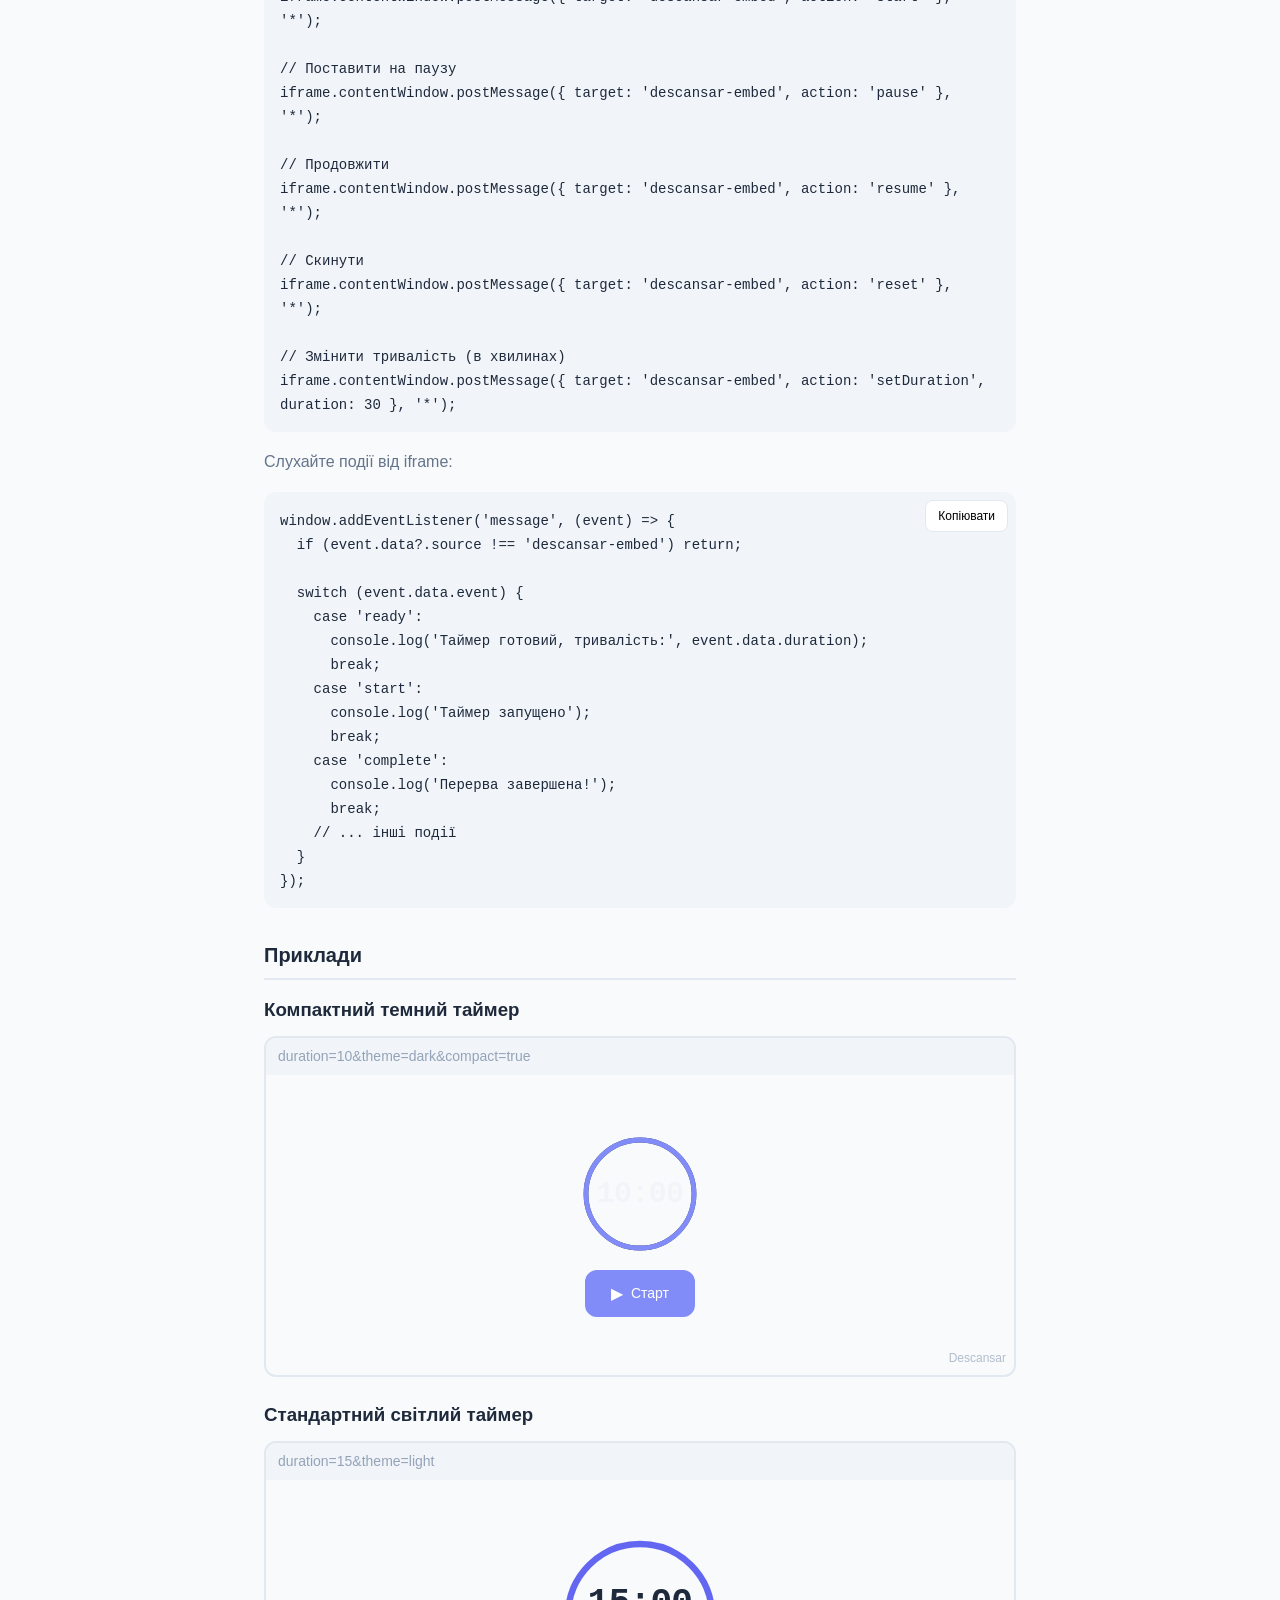
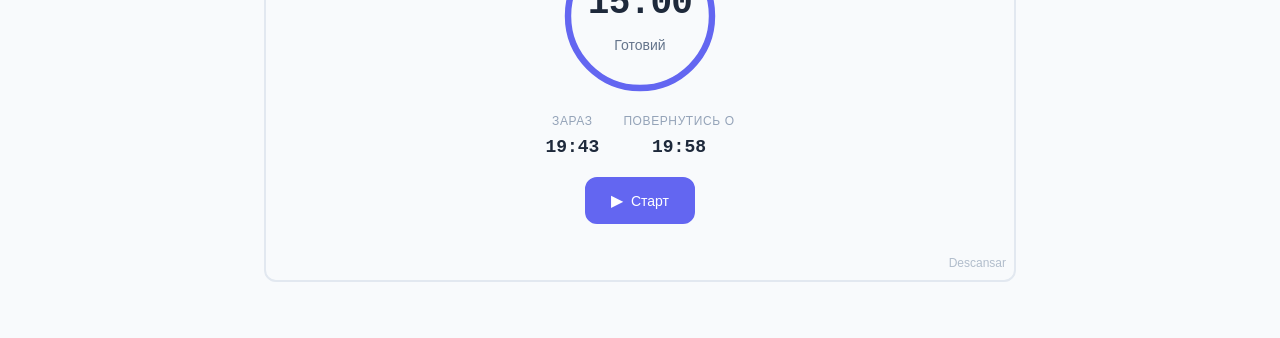
<file: embed-guide.html>
<!DOCTYPE html>
<html lang="uk">
<head>
    <meta charset="UTF-8">
    <meta name="viewport" content="width=device-width, initial-scale=1.0">
    <title>Вбудувати таймер | Descansar</title>
    <link rel="stylesheet" href="/css/main.css">
    <style>
        .guide {
            max-width: 800px;
            margin: 0 auto;
            padding: var(--space-6);
        }

        .guide__header {
            text-align: center;
            margin-bottom: var(--space-8);
        }

        .guide__title {
            font-size: var(--font-size-3xl);
            font-weight: 700;
            color: var(--color-text);
            margin-bottom: var(--space-2);
        }

        .guide__subtitle {
            font-size: var(--font-size-lg);
            color: var(--color-text-secondary);
        }

        .guide__section {
            margin-bottom: var(--space-8);
        }

        .guide__section-title {
            font-size: var(--font-size-xl);
            font-weight: 600;
            color: var(--color-text);
            margin-bottom: var(--space-4);
            padding-bottom: var(--space-2);
            border-bottom: 2px solid var(--color-border);
        }

        .guide__text {
            color: var(--color-text-secondary);
            line-height: 1.7;
            margin-bottom: var(--space-4);
        }

        .code-block {
            background: var(--color-bg-tertiary);
            border-radius: var(--radius-lg);
            padding: var(--space-4);
            overflow-x: auto;
            margin-bottom: var(--space-4);
            position: relative;
        }

        .code-block code {
            font-family: var(--font-family-mono);
            font-size: var(--font-size-sm);
            color: var(--color-text);
            white-space: pre-wrap;
            word-break: break-all;
        }

        .code-block__copy {
            position: absolute;
            top: var(--space-2);
            right: var(--space-2);
            padding: var(--space-2) var(--space-3);
            font-size: var(--font-size-xs);
            background: var(--color-bg-secondary);
            border: 1px solid var(--color-border);
            border-radius: var(--radius-md);
            cursor: pointer;
            transition: all var(--transition-fast);
        }

        .code-block__copy:hover {
            background: var(--color-primary);
            color: white;
            border-color: var(--color-primary);
        }

        .params-table {
            width: 100%;
            border-collapse: collapse;
            margin-bottom: var(--space-4);
        }

        .params-table th,
        .params-table td {
            padding: var(--space-3);
            text-align: left;
            border-bottom: 1px solid var(--color-border);
        }

        .params-table th {
            font-weight: 600;
            color: var(--color-text);
            background: var(--color-bg-tertiary);
        }

        .params-table td {
            color: var(--color-text-secondary);
        }

        .params-table code {
            font-family: var(--font-family-mono);
            font-size: var(--font-size-sm);
            background: var(--color-bg-tertiary);
            padding: var(--space-1) var(--space-2);
            border-radius: var(--radius-sm);
        }

        .preview {
            border: 2px solid var(--color-border);
            border-radius: var(--radius-lg);
            overflow: hidden;
            margin-bottom: var(--space-4);
        }

        .preview iframe {
            display: block;
            width: 100%;
            border: none;
        }

        .preview__label {
            padding: var(--space-2) var(--space-3);
            background: var(--color-bg-tertiary);
            font-size: var(--font-size-sm);
            color: var(--color-text-muted);
        }

        .generator {
            background: var(--color-bg-secondary);
            border-radius: var(--radius-xl);
            padding: var(--space-6);
            box-shadow: var(--shadow-md);
        }

        .generator__row {
            display: grid;
            grid-template-columns: repeat(auto-fit, minmax(200px, 1fr));
            gap: var(--space-4);
            margin-bottom: var(--space-4);
        }

        .generator__field {
            display: flex;
            flex-direction: column;
            gap: var(--space-2);
        }

        .generator__label {
            font-size: var(--font-size-sm);
            font-weight: 500;
            color: var(--color-text);
        }

        .generator__input,
        .generator__select {
            padding: var(--space-3);
            font-size: var(--font-size-base);
            border: 2px solid var(--color-border);
            border-radius: var(--radius-md);
            background: var(--color-bg);
            color: var(--color-text);
        }

        .generator__checkbox {
            display: flex;
            align-items: center;
            gap: var(--space-2);
            cursor: pointer;
        }

        .generator__checkbox input {
            width: 18px;
            height: 18px;
            accent-color: var(--color-primary);
        }

        .generator__result {
            margin-top: var(--space-4);
        }

        .back-link {
            display: inline-flex;
            align-items: center;
            gap: var(--space-2);
            color: var(--color-primary);
            text-decoration: none;
            margin-bottom: var(--space-4);
        }

        .back-link:hover {
            text-decoration: underline;
        }

        .generator__method-selector {
            display: flex;
            gap: var(--space-2);
            margin-bottom: var(--space-4);
            padding: var(--space-1);
            background: var(--color-bg-tertiary);
            border-radius: var(--radius-lg);
        }

        .generator__method-btn {
            flex: 1;
            padding: var(--space-3);
            font-size: var(--font-size-sm);
            font-weight: 500;
            color: var(--color-text-secondary);
            background: transparent;
            border: none;
            border-radius: var(--radius-md);
            cursor: pointer;
            transition: all var(--transition-fast);
        }

        .generator__method-btn:hover {
            color: var(--color-text);
        }

        .generator__method-btn--active {
            background: var(--color-bg-secondary);
            color: var(--color-primary);
            box-shadow: var(--shadow-sm);
        }

        .generator__field--iframe-only.generator__field--hidden,
        .generator__checkbox.generator__field--iframe-only.generator__field--hidden {
            display: none;
        }
    </style>
</head>
<body>
    <div class="guide">
        <a href="/" class="back-link">← Назад до Descansar</a>

        <header class="guide__header">
            <h1 class="guide__title">Вбудувати таймер</h1>
            <p class="guide__subtitle">Додайте таймер перерв на свій сайт за кілька хвилин</p>
        </header>

        <!-- Generator -->
        <section class="guide__section">
            <h2 class="guide__section-title">Генератор коду</h2>
            <p class="guide__text">Налаштуйте параметри та скопіюйте готовий код для вставки.</p>

            <div class="generator">
                <!-- Method selector -->
                <div class="generator__method-selector">
                    <button type="button" class="generator__method-btn generator__method-btn--active" data-method="script">
                        JavaScript (рекомендовано)
                    </button>
                    <button type="button" class="generator__method-btn" data-method="iframe">
                        iframe
                    </button>
                </div>

                <div class="generator__row">
                    <div class="generator__field">
                        <label class="generator__label" for="genDuration">Тривалість (хв)</label>
                        <input type="number" id="genDuration" class="generator__input" value="15" min="1" max="480">
                    </div>
                    <div class="generator__field">
                        <label class="generator__label" for="genTheme">Тема</label>
                        <select id="genTheme" class="generator__select">
                            <option value="light">Світла</option>
                            <option value="dark">Темна</option>
                        </select>
                    </div>
                    <div class="generator__field generator__field--iframe-only">
                        <label class="generator__label" for="genWidth">Ширина</label>
                        <input type="text" id="genWidth" class="generator__input" value="100%" placeholder="400px або 100%">
                    </div>
                    <div class="generator__field generator__field--iframe-only">
                        <label class="generator__label" for="genHeight">Висота</label>
                        <input type="text" id="genHeight" class="generator__input" value="450px" placeholder="450px">
                    </div>
                </div>

                <div class="generator__row">
                    <label class="generator__checkbox">
                        <input type="checkbox" id="genCompact">
                        <span>Компактний режим</span>
                    </label>
                    <label class="generator__checkbox generator__field--iframe-only">
                        <input type="checkbox" id="genTransparent">
                        <span>Прозорий фон</span>
                    </label>
                    <label class="generator__checkbox">
                        <input type="checkbox" id="genBranding" checked>
                        <span>Показувати брендинг</span>
                    </label>
                    <label class="generator__checkbox">
                        <input type="checkbox" id="genAutostart">
                        <span>Автостарт</span>
                    </label>
                </div>

                <div class="generator__result">
                    <div class="code-block">
                        <button class="code-block__copy" onclick="copyCode()">Копіювати</button>
                        <code id="generatedCode"></code>
                    </div>
                </div>

                <h3 style="margin-top: var(--space-6); margin-bottom: var(--space-3);">Попередній перегляд</h3>
                <div class="preview">
                    <div class="preview__label">Попередній перегляд</div>
                    <div id="scriptPreview" style="display: none; padding: var(--space-4);"></div>
                    <iframe id="previewFrame" height="400"></iframe>
                </div>
            </div>
        </section>

        <!-- Basic usage -->
        <section class="guide__section">
            <h2 class="guide__section-title">Базове використання</h2>

            <h3 style="margin-bottom: var(--space-3);">Спосіб 1: JavaScript (рекомендовано)</h3>
            <p class="guide__text">Найкращий спосіб - використати JavaScript скрипт. Віджет інтегрується безпосередньо на вашу сторінку:</p>

            <div class="code-block">
                <button class="code-block__copy" onclick="copyToClipboard(this)">Копіювати</button>
                <code>&lt;div id="descansar-timer"&gt;&lt;/div&gt;
&lt;script src="https://descansar.pages.dev/js/embed.js"&gt;&lt;/script&gt;</code>
            </div>

            <h3 style="margin-bottom: var(--space-3); margin-top: var(--space-6);">Спосіб 2: iframe</h3>
            <p class="guide__text">Альтернативний спосіб - використати iframe:</p>

            <div class="code-block">
                <button class="code-block__copy" onclick="copyToClipboard(this)">Копіювати</button>
                <code>&lt;iframe
  src="https://descansar.pages.dev/embed.html"
  width="100%"
  height="450"
  frameborder="0"
  allow="autoplay"
&gt;&lt;/iframe&gt;</code>
            </div>
        </section>

        <!-- Script Parameters -->
        <section class="guide__section">
            <h2 class="guide__section-title">Параметри JavaScript</h2>
            <p class="guide__text">Налаштуйте таймер за допомогою data-атрибутів:</p>

            <table class="params-table">
                <thead>
                    <tr>
                        <th>Атрибут</th>
                        <th>Опис</th>
                        <th>Значення</th>
                        <th>За замовчуванням</th>
                    </tr>
                </thead>
                <tbody>
                    <tr>
                        <td><code>data-container</code></td>
                        <td>CSS селектор контейнера</td>
                        <td>Будь-який селектор</td>
                        <td>#descansar-timer</td>
                    </tr>
                    <tr>
                        <td><code>data-duration</code></td>
                        <td>Тривалість перерви в хвилинах</td>
                        <td>1-480</td>
                        <td>15</td>
                    </tr>
                    <tr>
                        <td><code>data-theme</code></td>
                        <td>Кольорова тема</td>
                        <td>light, dark</td>
                        <td>light</td>
                    </tr>
                    <tr>
                        <td><code>data-compact</code></td>
                        <td>Компактний режим</td>
                        <td>true, false</td>
                        <td>false</td>
                    </tr>
                    <tr>
                        <td><code>data-branding</code></td>
                        <td>Показувати брендинг</td>
                        <td>true, false</td>
                        <td>true</td>
                    </tr>
                    <tr>
                        <td><code>data-autostart</code></td>
                        <td>Автоматичний старт</td>
                        <td>true, false</td>
                        <td>false</td>
                    </tr>
                </tbody>
            </table>

            <p class="guide__text">Приклад з параметрами:</p>

            <div class="code-block">
                <button class="code-block__copy" onclick="copyToClipboard(this)">Копіювати</button>
                <code>&lt;div id="descansar-timer"&gt;&lt;/div&gt;
&lt;script
  src="https://descansar.pages.dev/js/embed.js"
  data-duration="25"
  data-theme="dark"
  data-compact="true"
&gt;&lt;/script&gt;</code>
            </div>
        </section>

        <!-- URL Parameters -->
        <section class="guide__section">
            <h2 class="guide__section-title">Параметри URL (для iframe)</h2>
            <p class="guide__text">Налаштуйте таймер за допомогою параметрів URL:</p>

            <table class="params-table">
                <thead>
                    <tr>
                        <th>Параметр</th>
                        <th>Опис</th>
                        <th>Значення</th>
                        <th>За замовчуванням</th>
                    </tr>
                </thead>
                <tbody>
                    <tr>
                        <td><code>duration</code></td>
                        <td>Тривалість перерви в хвилинах</td>
                        <td>1-480</td>
                        <td>15</td>
                    </tr>
                    <tr>
                        <td><code>theme</code></td>
                        <td>Кольорова тема</td>
                        <td>light, dark</td>
                        <td>light</td>
                    </tr>
                    <tr>
                        <td><code>compact</code></td>
                        <td>Компактний режим без зайвих елементів</td>
                        <td>true, false</td>
                        <td>false</td>
                    </tr>
                    <tr>
                        <td><code>transparent</code></td>
                        <td>Прозорий фон</td>
                        <td>true, false</td>
                        <td>false</td>
                    </tr>
                    <tr>
                        <td><code>branding</code></td>
                        <td>Показувати лого Descansar</td>
                        <td>true, false</td>
                        <td>true</td>
                    </tr>
                    <tr>
                        <td><code>autostart</code></td>
                        <td>Автоматичний старт таймера</td>
                        <td>true, false</td>
                        <td>false</td>
                    </tr>
                </tbody>
            </table>

            <p class="guide__text">Приклад з параметрами:</p>

            <div class="code-block">
                <button class="code-block__copy" onclick="copyToClipboard(this)">Копіювати</button>
                <code>&lt;iframe
  src="https://descansar.pages.dev/embed.html?duration=25&theme=dark&compact=true"
  width="300"
  height="350"
  frameborder="0"
&gt;&lt;/iframe&gt;</code>
            </div>
        </section>

        <!-- JavaScript API -->
        <section class="guide__section">
            <h2 class="guide__section-title">JavaScript API</h2>

            <h3 style="margin-bottom: var(--space-3);">Для JavaScript віджета</h3>
            <p class="guide__text">Керуйте таймером напряму через глобальний об'єкт:</p>

            <div class="code-block">
                <button class="code-block__copy" onclick="copyToClipboard(this)">Копіювати</button>
                <code>// Глобальний об'єкт віджета
const timer = window.descansar;

// Запустити таймер
timer.start();

// Поставити на паузу
timer.pause();

// Продовжити
timer.resume();

// Скинути
timer.reset();

// Змінити тривалість (в хвилинах)
timer.setDuration(30);</code>
            </div>

            <p class="guide__text">Слухайте події від таймера:</p>

            <div class="code-block">
                <button class="code-block__copy" onclick="copyToClipboard(this)">Копіювати</button>
                <code>window.addEventListener('descansar', (event) => {
  const { event: eventName, duration } = event.detail;

  switch (eventName) {
    case 'ready':
      console.log('Таймер готовий, тривалість:', duration);
      break;
    case 'start':
      console.log('Таймер запущено');
      break;
    case 'pause':
      console.log('Таймер на паузі');
      break;
    case 'resume':
      console.log('Таймер продовжено');
      break;
    case 'complete':
      console.log('Перерва завершена!');
      // Показати сповіщення, відтворити звук і т.д.
      break;
    case 'reset':
      console.log('Таймер скинуто');
      break;
  }
});</code>
            </div>

            <h3 style="margin-bottom: var(--space-3); margin-top: var(--space-6);">Для iframe</h3>
            <p class="guide__text">Керуйте таймером через postMessage:</p>

            <div class="code-block">
                <button class="code-block__copy" onclick="copyToClipboard(this)">Копіювати</button>
                <code>// Отримати iframe
const iframe = document.querySelector('iframe');

// Запустити таймер
iframe.contentWindow.postMessage({ target: 'descansar-embed', action: 'start' }, '*');

// Поставити на паузу
iframe.contentWindow.postMessage({ target: 'descansar-embed', action: 'pause' }, '*');

// Продовжити
iframe.contentWindow.postMessage({ target: 'descansar-embed', action: 'resume' }, '*');

// Скинути
iframe.contentWindow.postMessage({ target: 'descansar-embed', action: 'reset' }, '*');

// Змінити тривалість (в хвилинах)
iframe.contentWindow.postMessage({ target: 'descansar-embed', action: 'setDuration', duration: 30 }, '*');</code>
            </div>

            <p class="guide__text">Слухайте події від iframe:</p>

            <div class="code-block">
                <button class="code-block__copy" onclick="copyToClipboard(this)">Копіювати</button>
                <code>window.addEventListener('message', (event) => {
  if (event.data?.source !== 'descansar-embed') return;

  switch (event.data.event) {
    case 'ready':
      console.log('Таймер готовий, тривалість:', event.data.duration);
      break;
    case 'start':
      console.log('Таймер запущено');
      break;
    case 'complete':
      console.log('Перерва завершена!');
      break;
    // ... інші події
  }
});</code>
            </div>
        </section>

        <!-- Examples -->
        <section class="guide__section">
            <h2 class="guide__section-title">Приклади</h2>

            <h3 style="margin-bottom: var(--space-3);">Компактний темний таймер</h3>
            <div class="preview">
                <div class="preview__label">duration=10&theme=dark&compact=true</div>
                <iframe src="/embed.html?duration=10&theme=dark&compact=true" height="300"></iframe>
            </div>

            <h3 style="margin-bottom: var(--space-3); margin-top: var(--space-6);">Стандартний світлий таймер</h3>
            <div class="preview">
                <div class="preview__label">duration=15&theme=light</div>
                <iframe src="/embed.html?duration=15&theme=light" height="400"></iframe>
            </div>
        </section>
    </div>

    <script>
        let currentMethod = 'script';

        // Method selector
        document.querySelectorAll('.generator__method-btn').forEach(btn => {
            btn.addEventListener('click', () => {
                document.querySelectorAll('.generator__method-btn').forEach(b => b.classList.remove('generator__method-btn--active'));
                btn.classList.add('generator__method-btn--active');
                currentMethod = btn.dataset.method;

                // Toggle iframe-only fields
                document.querySelectorAll('.generator__field--iframe-only').forEach(field => {
                    field.classList.toggle('generator__field--hidden', currentMethod === 'script');
                });

                generateCode();
            });
        });

        // Initially hide iframe-only fields
        document.querySelectorAll('.generator__field--iframe-only').forEach(field => {
            field.classList.add('generator__field--hidden');
        });

        // Code generator
        function generateCode() {
            const duration = document.getElementById('genDuration').value;
            const theme = document.getElementById('genTheme').value;
            const width = document.getElementById('genWidth').value;
            const height = document.getElementById('genHeight').value;
            const compact = document.getElementById('genCompact').checked;
            const transparent = document.getElementById('genTransparent').checked;
            const branding = document.getElementById('genBranding').checked;
            const autostart = document.getElementById('genAutostart').checked;

            let code = '';

            if (currentMethod === 'script') {
                // Build data attributes
                let attrs = [];
                if (duration !== '15') attrs.push(`data-duration="${duration}"`);
                if (theme !== 'light') attrs.push(`data-theme="${theme}"`);
                if (compact) attrs.push('data-compact="true"');
                if (!branding) attrs.push('data-branding="false"');
                if (autostart) attrs.push('data-autostart="true"');

                const attrsStr = attrs.length > 0 ? '\n  ' + attrs.join('\n  ') + '\n' : '';

                code = `<div id="descansar-timer"></div>
<script src="https://descansar.pages.dev/js/embed.js"${attrsStr}><\/script>`;

                // Update preview with script
                updateScriptPreview({ duration, theme, compact, branding, autostart });
            } else {
                // Build URL params
                const params = new URLSearchParams();
                if (duration !== '15') params.set('duration', duration);
                if (theme !== 'light') params.set('theme', theme);
                if (compact) params.set('compact', 'true');
                if (transparent) params.set('transparent', 'true');
                if (!branding) params.set('branding', 'false');
                if (autostart) params.set('autostart', 'true');

                const queryString = params.toString();
                const baseUrl = 'https://descansar.pages.dev/embed.html';
                const fullUrl = queryString ? `${baseUrl}?${queryString}` : baseUrl;

                code = `<iframe
  src="${fullUrl}"
  width="${width}"
  height="${height}"
  frameborder="0"
  allow="autoplay"
></iframe>`;

                // Update preview with iframe
                const previewUrl = queryString ? `/embed.html?${queryString}` : '/embed.html';
                document.getElementById('scriptPreview').style.display = 'none';
                document.getElementById('previewFrame').style.display = 'block';
                document.getElementById('previewFrame').src = previewUrl;
                document.getElementById('previewFrame').style.height = height;
            }

            document.getElementById('generatedCode').textContent = code;
        }

        function updateScriptPreview(opts) {
            const scriptPreview = document.getElementById('scriptPreview');
            const iframePreview = document.getElementById('previewFrame');

            iframePreview.style.display = 'none';
            scriptPreview.style.display = 'block';

            // Clear previous widget
            scriptPreview.innerHTML = '<div id="preview-timer"></div>';

            // Remove old script if exists
            const oldScript = document.getElementById('preview-embed-script');
            if (oldScript) oldScript.remove();

            // Create and add script
            const script = document.createElement('script');
            script.id = 'preview-embed-script';
            script.src = '/js/embed.js';
            script.setAttribute('data-container', '#preview-timer');
            if (opts.duration !== '15') script.setAttribute('data-duration', opts.duration);
            if (opts.theme !== 'light') script.setAttribute('data-theme', opts.theme);
            if (opts.compact) script.setAttribute('data-compact', 'true');
            if (!opts.branding) script.setAttribute('data-branding', 'false');
            if (opts.autostart) script.setAttribute('data-autostart', 'true');

            scriptPreview.appendChild(script);
        }

        function copyCode() {
            const code = document.getElementById('generatedCode').textContent;
            navigator.clipboard.writeText(code).then(() => {
                const btn = document.querySelector('.generator .code-block__copy');
                btn.textContent = 'Скопійовано!';
                setTimeout(() => btn.textContent = 'Копіювати', 2000);
            });
        }

        function copyToClipboard(button) {
            const code = button.parentElement.querySelector('code').textContent;
            navigator.clipboard.writeText(code).then(() => {
                button.textContent = 'Скопійовано!';
                setTimeout(() => button.textContent = 'Копіювати', 2000);
            });
        }

        // Listen for changes
        ['genDuration', 'genTheme', 'genWidth', 'genHeight', 'genCompact', 'genTransparent', 'genBranding', 'genAutostart'].forEach(id => {
            document.getElementById(id).addEventListener('change', generateCode);
            document.getElementById(id).addEventListener('input', generateCode);
        });

        // Initial generation
        generateCode();
    </script>
</body>
</html>
</file>
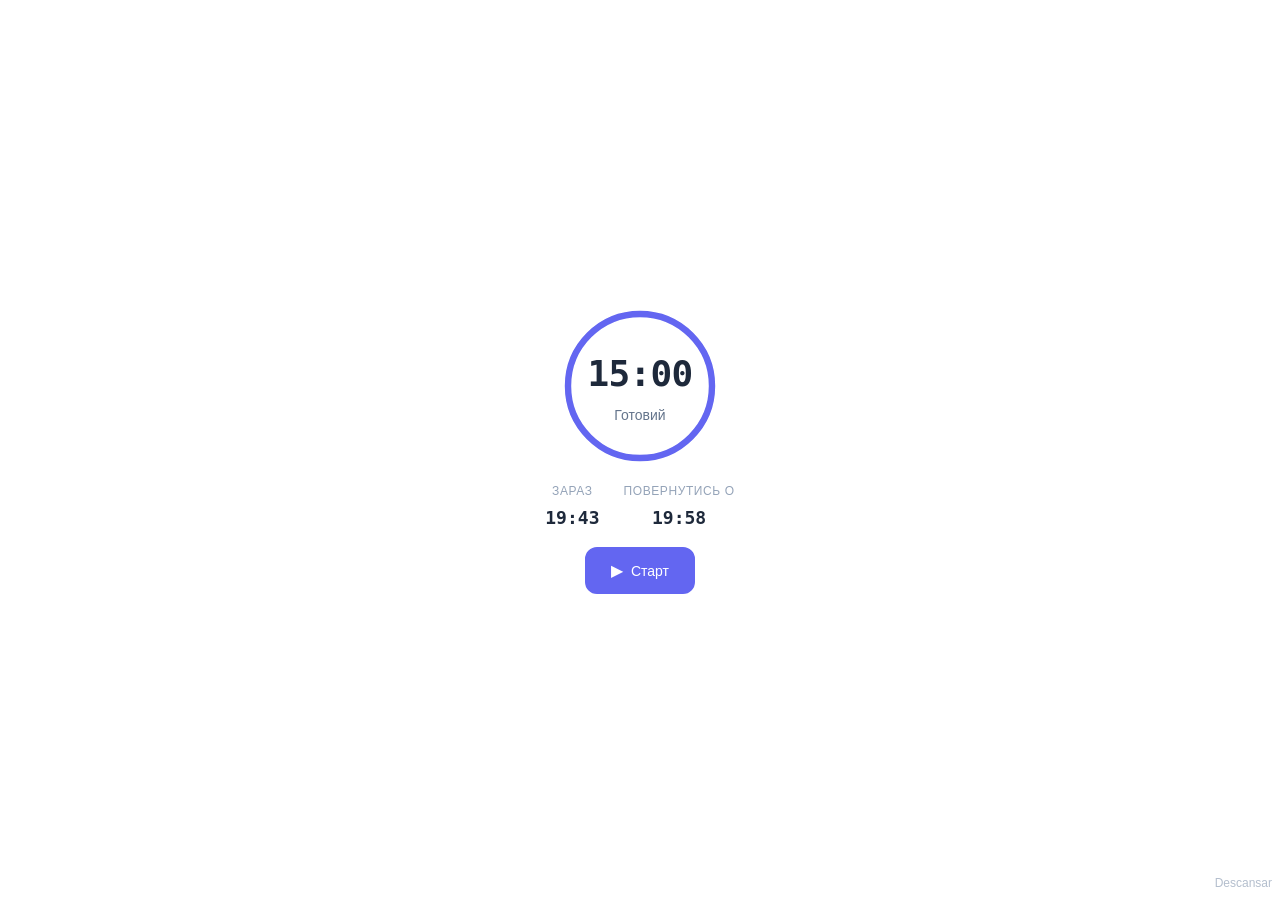
<file: embed.html>
<!DOCTYPE html>
<html lang="uk">
<head>
    <meta charset="UTF-8">
    <meta name="viewport" content="width=device-width, initial-scale=1.0">
    <title>Descansar Timer</title>
    <link rel="stylesheet" href="/css/main.css">
    <style>
        /* Embed-specific styles */
        html, body {
            margin: 0;
            padding: 0;
            overflow: hidden;
            background: transparent;
        }

        .embed {
            display: flex;
            flex-direction: column;
            align-items: center;
            justify-content: center;
            min-height: 100vh;
            padding: var(--space-4);
            box-sizing: border-box;
        }

        .embed--transparent {
            background: transparent;
        }

        .embed .timer {
            gap: var(--space-4);
        }

        .embed .timer__progress {
            width: 160px;
            height: 160px;
        }

        .embed .timer__time {
            font-size: var(--font-size-4xl);
        }

        .embed .timer__info {
            gap: var(--space-6);
        }

        .embed .controls {
            margin-top: var(--space-4);
        }

        .embed .btn--large {
            padding: var(--space-3) var(--space-6);
            font-size: var(--font-size-sm);
        }

        /* Compact mode */
        .embed--compact .timer__info {
            display: none;
        }

        .embed--compact .timer__label {
            display: none;
        }

        .embed--compact .timer__progress {
            width: 120px;
            height: 120px;
        }

        .embed--compact .timer__time {
            font-size: var(--font-size-3xl);
        }

        /* Branding */
        .embed__branding {
            position: fixed;
            bottom: var(--space-2);
            right: var(--space-2);
            font-size: var(--font-size-xs);
            color: var(--color-text-muted);
            text-decoration: none;
            opacity: 0.7;
            transition: opacity var(--transition-fast);
        }

        .embed__branding:hover {
            opacity: 1;
            color: var(--color-primary);
        }

        .embed--no-branding .embed__branding {
            display: none;
        }
    </style>
</head>
<body>
    <div class="embed" id="embedContainer">
        <!-- Timer display -->
        <section class="timer">
            <div class="timer__celebration" id="celebrationLottie" style="display: none;"></div>

            <div class="timer__progress">
                <svg class="progress-ring" viewBox="0 0 200 200">
                    <circle class="progress-ring__background" cx="100" cy="100" r="90"/>
                    <circle class="progress-ring__progress" cx="100" cy="100" r="90" id="progressCircle"/>
                </svg>
                <div class="timer__display">
                    <span class="timer__time" id="timerDisplay">00:00</span>
                    <span class="timer__label" id="timerLabel">Готовий</span>
                </div>
            </div>

            <div class="timer__info">
                <div class="timer__info-item">
                    <span class="timer__info-label">Зараз</span>
                    <time class="timer__info-value" id="currentTime">--:--</time>
                </div>
                <div class="timer__info-item">
                    <span class="timer__info-label">Повернутись о</span>
                    <time class="timer__info-value" id="returnTime">--:--</time>
                </div>
            </div>
        </section>

        <!-- Controls -->
        <section class="controls">
            <button type="button" class="btn btn--primary btn--large" id="startBtn">
                <span class="btn__icon">▶</span>
                <span class="btn__text">Старт</span>
            </button>
            <div class="controls__secondary controls__secondary--hidden" id="secondaryControls">
                <button type="button" class="btn btn--secondary" id="pauseBtn">
                    <span class="btn__icon">⏸</span>
                    <span class="btn__text">Пауза</span>
                </button>
                <button type="button" class="btn btn--secondary" id="resetBtn">
                    <span class="btn__icon">↺</span>
                    <span class="btn__text">Скинути</span>
                </button>
            </div>
        </section>

        <a href="https://descansar.pages.dev" target="_blank" rel="noopener" class="embed__branding">
            Descansar
        </a>
    </div>

    <script type="module">
        import { formatTime, formatTimeHHMM, calculateReturnTime, $ } from '/js/utils/helpers.js';
        import { PROGRESS_RING, TIMER_STATES, PHASE_TYPES } from '/js/utils/constants.js';

        class EmbedTimer {
            constructor(options = {}) {
                this.duration = options.duration || 15; // minutes
                this.theme = options.theme || 'light';
                this.compact = options.compact || false;
                this.transparent = options.transparent || false;
                this.branding = options.branding !== false;
                this.autostart = options.autostart || false;

                this.state = TIMER_STATES.IDLE;
                this.remainingSeconds = this.duration * 60;
                this.totalSeconds = this.duration * 60;
                this.interval = null;

                this.elements = {
                    container: $('embedContainer'),
                    timerDisplay: $('timerDisplay'),
                    timerLabel: $('timerLabel'),
                    currentTime: $('currentTime'),
                    returnTime: $('returnTime'),
                    progressCircle: $('progressCircle'),
                    startBtn: $('startBtn'),
                    pauseBtn: $('pauseBtn'),
                    resetBtn: $('resetBtn'),
                    secondaryControls: $('secondaryControls'),
                };

                this.init();
            }

            init() {
                // Apply options
                if (this.theme === 'dark') {
                    document.documentElement.setAttribute('data-theme', 'dark');
                }

                if (this.compact) {
                    this.elements.container.classList.add('embed--compact');
                }

                if (this.transparent) {
                    this.elements.container.classList.add('embed--transparent');
                    document.body.style.background = 'transparent';
                }

                if (!this.branding) {
                    this.elements.container.classList.add('embed--no-branding');
                }

                // Setup progress ring
                if (this.elements.progressCircle) {
                    this.elements.progressCircle.style.strokeDasharray = PROGRESS_RING.CIRCUMFERENCE;
                    this.elements.progressCircle.style.strokeDashoffset = 0;
                }

                // Set initial state
                this.updateDisplay();
                this.startClock();

                // Bind events
                this.bindEvents();

                // Autostart if enabled
                if (this.autostart) {
                    this.start();
                }

                // Notify parent window that embed is ready
                this.postMessage('ready', { duration: this.duration });
            }

            bindEvents() {
                this.elements.startBtn?.addEventListener('click', () => this.start());
                this.elements.pauseBtn?.addEventListener('click', () => this.togglePause());
                this.elements.resetBtn?.addEventListener('click', () => this.reset());
            }

            start() {
                if (this.state === TIMER_STATES.RUNNING) return;

                this.state = TIMER_STATES.RUNNING;
                this.updateControls();

                this.interval = setInterval(() => this.tick(), 1000);
                this.postMessage('start', { duration: this.duration });
            }

            tick() {
                if (this.remainingSeconds <= 0) {
                    this.complete();
                    return;
                }

                this.remainingSeconds--;
                this.updateDisplay();
            }

            togglePause() {
                if (this.state === TIMER_STATES.RUNNING) {
                    this.pause();
                } else if (this.state === TIMER_STATES.PAUSED) {
                    this.resume();
                }
            }

            pause() {
                this.state = TIMER_STATES.PAUSED;
                clearInterval(this.interval);
                this.updateControls();
                this.postMessage('pause');
            }

            resume() {
                this.state = TIMER_STATES.RUNNING;
                this.interval = setInterval(() => this.tick(), 1000);
                this.updateControls();
                this.postMessage('resume');
            }

            reset() {
                clearInterval(this.interval);
                this.state = TIMER_STATES.IDLE;
                this.remainingSeconds = this.totalSeconds;
                this.updateDisplay();
                this.updateControls();
                this.postMessage('reset');
            }

            complete() {
                clearInterval(this.interval);
                this.state = TIMER_STATES.COMPLETED;
                this.remainingSeconds = 0;
                this.updateDisplay();
                this.updateControls();

                if (this.elements.timerLabel) {
                    this.elements.timerLabel.textContent = 'Час повертатися!';
                }

                this.postMessage('complete', { duration: this.duration });
            }

            updateDisplay() {
                if (this.elements.timerDisplay) {
                    this.elements.timerDisplay.textContent = formatTime(this.remainingSeconds);
                }

                if (this.elements.returnTime) {
                    const returnDate = new Date(Date.now() + this.remainingSeconds * 1000);
                    this.elements.returnTime.textContent = formatTimeHHMM(returnDate);
                }

                this.updateProgress();
            }

            updateProgress() {
                if (!this.elements.progressCircle) return;

                const progress = this.totalSeconds > 0 ? this.remainingSeconds / this.totalSeconds : 1;
                const offset = PROGRESS_RING.CIRCUMFERENCE * (1 - progress);
                this.elements.progressCircle.style.strokeDashoffset = offset;
            }

            updateControls() {
                const isIdle = this.state === TIMER_STATES.IDLE;
                const isRunning = this.state === TIMER_STATES.RUNNING;
                const isPaused = this.state === TIMER_STATES.PAUSED;
                const isCompleted = this.state === TIMER_STATES.COMPLETED;

                // Start button
                if (this.elements.startBtn) {
                    this.elements.startBtn.style.display = (isIdle || isCompleted) ? 'inline-flex' : 'none';
                }

                // Secondary controls
                if (this.elements.secondaryControls) {
                    this.elements.secondaryControls.classList.toggle('controls__secondary--hidden', isIdle || isCompleted);
                }

                // Pause button text
                if (this.elements.pauseBtn) {
                    const icon = this.elements.pauseBtn.querySelector('.btn__icon');
                    const text = this.elements.pauseBtn.querySelector('.btn__text');
                    if (isPaused) {
                        if (icon) icon.textContent = '▶';
                        if (text) text.textContent = 'Продовжити';
                    } else {
                        if (icon) icon.textContent = '⏸';
                        if (text) text.textContent = 'Пауза';
                    }
                }

                // Timer label
                if (this.elements.timerLabel && this.state !== TIMER_STATES.COMPLETED) {
                    const labels = {
                        [TIMER_STATES.IDLE]: 'Готовий',
                        [TIMER_STATES.RUNNING]: 'Перерва',
                        [TIMER_STATES.PAUSED]: 'Пауза',
                    };
                    this.elements.timerLabel.textContent = labels[this.state] || 'Готовий';
                }
            }

            startClock() {
                const updateClock = () => {
                    if (this.elements.currentTime) {
                        this.elements.currentTime.textContent = formatTimeHHMM(new Date());
                    }

                    // Update return time when idle
                    if (this.state === TIMER_STATES.IDLE && this.elements.returnTime) {
                        const returnDate = calculateReturnTime(this.duration);
                        this.elements.returnTime.textContent = formatTimeHHMM(returnDate);
                    }
                };

                updateClock();
                setInterval(updateClock, 1000);
            }

            postMessage(event, data = {}) {
                if (window.parent !== window) {
                    window.parent.postMessage({
                        source: 'descansar-embed',
                        event,
                        ...data
                    }, '*');
                }
            }
        }

        // Parse URL parameters
        function getOptions() {
            const params = new URLSearchParams(window.location.search);
            return {
                duration: parseInt(params.get('duration')) || 15,
                theme: params.get('theme') || 'light',
                compact: params.get('compact') === 'true',
                transparent: params.get('transparent') === 'true',
                branding: params.get('branding') !== 'false',
                autostart: params.get('autostart') === 'true',
            };
        }

        // Initialize
        document.addEventListener('DOMContentLoaded', () => {
            const options = getOptions();
            window.descansar = new EmbedTimer(options);
        });

        // Listen for messages from parent
        window.addEventListener('message', (event) => {
            if (event.data?.target !== 'descansar-embed') return;

            const { action, duration } = event.data;

            switch (action) {
                case 'start':
                    window.descansar?.start();
                    break;
                case 'pause':
                    window.descansar?.pause();
                    break;
                case 'resume':
                    window.descansar?.resume();
                    break;
                case 'reset':
                    window.descansar?.reset();
                    break;
                case 'setDuration':
                    if (duration && window.descansar) {
                        window.descansar.duration = duration;
                        window.descansar.totalSeconds = duration * 60;
                        window.descansar.remainingSeconds = duration * 60;
                        window.descansar.updateDisplay();
                    }
                    break;
            }
        });
    </script>
</body>
</html>
</file>
<file: css/main.css>
/**
 * Descansar - Main Styles
 * Modular CSS with CSS Custom Properties
 */

/* ========================================
   CSS Custom Properties (Theme Variables)
   ======================================== */

:root {
    /* Colors - Light Theme */
    --color-primary: #6366f1;
    --color-primary-dark: #4f46e5;
    --color-primary-light: #818cf8;

    --color-success: #10b981;
    --color-warning: #f59e0b;
    --color-danger: #ef4444;

    --color-bg: #f8fafc;
    --color-bg-secondary: #ffffff;
    --color-bg-tertiary: #f1f5f9;

    --color-text: #1e293b;
    --color-text-secondary: #64748b;
    --color-text-muted: #94a3b8;

    --color-border: #e2e8f0;
    --color-border-focus: #6366f1;

    /* Shadows */
    --shadow-sm: 0 1px 2px 0 rgb(0 0 0 / 0.05);
    --shadow-md: 0 4px 6px -1px rgb(0 0 0 / 0.1), 0 2px 4px -2px rgb(0 0 0 / 0.1);
    --shadow-lg: 0 10px 15px -3px rgb(0 0 0 / 0.1), 0 4px 6px -4px rgb(0 0 0 / 0.1);
    --shadow-xl: 0 20px 25px -5px rgb(0 0 0 / 0.1), 0 8px 10px -6px rgb(0 0 0 / 0.1);

    /* Border Radius */
    --radius-sm: 0.375rem;
    --radius-md: 0.5rem;
    --radius-lg: 0.75rem;
    --radius-xl: 1rem;
    --radius-full: 9999px;

    /* Typography */
    --font-family: -apple-system, BlinkMacSystemFont, 'Segoe UI', Roboto, 'Helvetica Neue', Arial, sans-serif;
    --font-family-mono: ui-monospace, SFMono-Regular, 'SF Mono', Menlo, Consolas, monospace;

    --font-size-xs: 0.75rem;
    --font-size-sm: 0.875rem;
    --font-size-base: 1rem;
    --font-size-lg: 1.125rem;
    --font-size-xl: 1.25rem;
    --font-size-2xl: 1.5rem;
    --font-size-3xl: 1.875rem;
    --font-size-4xl: 2.25rem;
    --font-size-5xl: 3rem;

    /* Spacing */
    --space-1: 0.25rem;
    --space-2: 0.5rem;
    --space-3: 0.75rem;
    --space-4: 1rem;
    --space-5: 1.25rem;
    --space-6: 1.5rem;
    --space-8: 2rem;
    --space-10: 2.5rem;
    --space-12: 3rem;

    /* Transitions */
    --transition-fast: 150ms ease;
    --transition-base: 200ms ease;
    --transition-slow: 300ms ease;

    /* Z-index */
    --z-dropdown: 100;
    --z-modal: 200;
    --z-tooltip: 300;
}

/* Dark Theme */
[data-theme="dark"] {
    --color-primary: #818cf8;
    --color-primary-dark: #6366f1;
    --color-primary-light: #a5b4fc;

    --color-bg: #0f172a;
    --color-bg-secondary: #1e293b;
    --color-bg-tertiary: #334155;

    --color-text: #f1f5f9;
    --color-text-secondary: #cbd5e1;
    --color-text-muted: #94a3b8;

    --color-border: #334155;
    --color-border-focus: #818cf8;

    --shadow-sm: 0 1px 2px 0 rgb(0 0 0 / 0.3);
    --shadow-md: 0 4px 6px -1px rgb(0 0 0 / 0.4), 0 2px 4px -2px rgb(0 0 0 / 0.3);
    --shadow-lg: 0 10px 15px -3px rgb(0 0 0 / 0.4), 0 4px 6px -4px rgb(0 0 0 / 0.3);
}

/* ========================================
   Reset & Base
   ======================================== */

*,
*::before,
*::after {
    box-sizing: border-box;
}

* {
    margin: 0;
    padding: 0;
}

html {
    font-size: 16px;
    -webkit-text-size-adjust: 100%;
}

body {
    font-family: var(--font-family);
    font-size: var(--font-size-base);
    line-height: 1.5;
    color: var(--color-text);
    background-color: var(--color-bg);
    min-height: 100vh;
    -webkit-font-smoothing: antialiased;
    -moz-osx-font-smoothing: grayscale;
}

/* ========================================
   Accessibility
   ======================================== */

.skip-link {
    position: absolute;
    top: -40px;
    left: 0;
    background: var(--color-primary);
    color: white;
    padding: var(--space-2) var(--space-4);
    z-index: var(--z-tooltip);
    transition: top var(--transition-fast);
}

.skip-link:focus {
    top: 0;
}

/* Focus styles */
:focus-visible {
    outline: 2px solid var(--color-border-focus);
    outline-offset: 2px;
}

/* Screen reader only helper */
.sr-only {
    position: absolute;
    width: 1px;
    height: 1px;
    padding: 0;
    margin: -1px;
    overflow: hidden;
    clip: rect(0, 0, 0, 0);
    white-space: nowrap;
    border: 0;
}

/* ========================================
   Layout
   ======================================== */

.app {
    display: flex;
    flex-direction: column;
    min-height: 100vh;
    max-width: 480px;
    margin: 0 auto;
    padding: var(--space-4);
}

.header {
    display: flex;
    justify-content: space-between;
    align-items: center;
    padding: var(--space-4) 0;
    margin-bottom: var(--space-4);
}

.header__brand {
    display: flex;
    flex-direction: column;
}

.header__title {
    font-size: var(--font-size-2xl);
    font-weight: 700;
    color: var(--color-primary);
    letter-spacing: -0.025em;
}

.header__tagline {
    font-size: var(--font-size-sm);
    color: var(--color-text-secondary);
}

.header__nav {
    display: flex;
    gap: var(--space-2);
}

.main {
    flex: 1;
    display: flex;
    flex-direction: column;
    gap: var(--space-6);
}

.footer {
    padding: var(--space-6) 0 var(--space-4);
    text-align: center;
    margin-top: auto;
}

.footer__text {
    font-size: var(--font-size-sm);
    color: var(--color-text-secondary);
}

.footer__copyright {
    font-size: var(--font-size-xs);
    color: var(--color-text-muted);
    margin-top: var(--space-1);
}

.footer__link {
    display: inline-block;
    font-size: var(--font-size-sm);
    color: var(--color-primary);
    text-decoration: none;
    margin-top: var(--space-3);
    padding: var(--space-2) var(--space-4);
    border: 1px solid var(--color-primary);
    border-radius: var(--radius-md);
    transition: all var(--transition-fast);
}

.footer__link:hover {
    background: var(--color-primary);
    color: white;
}

/* ========================================
   Mode Selector (Tabs)
   ======================================== */

.mode-selector {
    display: flex;
    justify-content: center;
}

.mode-selector__tabs {
    display: flex;
    background: var(--color-bg-tertiary);
    padding: var(--space-1);
    border-radius: var(--radius-lg);
    gap: var(--space-1);
}

.mode-selector__tab {
    padding: var(--space-2) var(--space-5);
    font-size: var(--font-size-sm);
    font-weight: 500;
    color: var(--color-text-secondary);
    background: transparent;
    border: none;
    border-radius: var(--radius-md);
    cursor: pointer;
    transition: all var(--transition-fast);
}

.mode-selector__tab:hover {
    color: var(--color-text);
}

.mode-selector__tab--active {
    background: var(--color-bg-secondary);
    color: var(--color-primary);
    box-shadow: var(--shadow-sm);
}

/* ========================================
   Timer Display
   ======================================== */

.timer {
    display: flex;
    flex-direction: column;
    align-items: center;
    gap: var(--space-6);
    position: relative;
}

/* Celebration Lottie animation */
.timer__celebration {
    position: absolute;
    top: 50%;
    left: 50%;
    transform: translate(-50%, -50%);
    width: 300px;
    height: 300px;
    z-index: 10;
    pointer-events: none;
}

.timer__progress {
    position: relative;
    width: 220px;
    height: 220px;
}

.progress-ring {
    width: 100%;
    height: 100%;
    transform: rotate(-90deg);
}

.progress-ring__background {
    fill: none;
    stroke: var(--color-bg-tertiary);
    stroke-width: 8;
}

.progress-ring__progress {
    fill: none;
    stroke: var(--color-primary);
    stroke-width: 8;
    stroke-linecap: round;
    transition: stroke-dashoffset var(--transition-slow);
}

.timer__display {
    position: absolute;
    top: 50%;
    left: 50%;
    transform: translate(-50%, -50%);
    text-align: center;
}

.timer__time {
    display: block;
    font-size: var(--font-size-5xl);
    font-weight: 700;
    font-family: var(--font-family-mono);
    color: var(--color-text);
    letter-spacing: -0.02em;
}

.timer__label {
    display: block;
    font-size: var(--font-size-sm);
    color: var(--color-text-secondary);
    margin-top: var(--space-1);
}

.timer__info {
    display: flex;
    gap: var(--space-8);
    justify-content: center;
}

.timer__info-item {
    display: flex;
    flex-direction: column;
    align-items: center;
    gap: var(--space-1);
}

.timer__info-label {
    font-size: var(--font-size-xs);
    color: var(--color-text-muted);
    text-transform: uppercase;
    letter-spacing: 0.05em;
}

.timer__info-value {
    font-size: var(--font-size-lg);
    font-weight: 600;
    font-family: var(--font-family-mono);
    color: var(--color-text);
}

/* ========================================
   Panels
   ======================================== */

.panel {
    background: var(--color-bg-secondary);
    border-radius: var(--radius-xl);
    padding: var(--space-6);
    box-shadow: var(--shadow-md);
}

.panel--hidden {
    display: none;
}

/* ========================================
   Input Group
   ======================================== */

.input-group {
    display: flex;
    flex-direction: column;
    gap: var(--space-2);
}

.input-group__label {
    font-size: var(--font-size-sm);
    font-weight: 500;
    color: var(--color-text);
}

.input-group__control {
    display: flex;
    align-items: center;
    gap: var(--space-2);
}

.input-group__suffix {
    font-size: var(--font-size-sm);
    color: var(--color-text-secondary);
}

.input-group__hint {
    font-size: var(--font-size-xs);
    color: var(--color-text-muted);
}

.input {
    flex: 1;
    padding: var(--space-3) var(--space-4);
    font-size: var(--font-size-lg);
    font-family: var(--font-family-mono);
    text-align: center;
    color: var(--color-text);
    background: var(--color-bg);
    border: 2px solid var(--color-border);
    border-radius: var(--radius-md);
    transition: border-color var(--transition-fast);
    max-width: 100px;
}

.input:focus {
    border-color: var(--color-border-focus);
    outline: none;
}

.input:disabled {
    opacity: 0.6;
    cursor: not-allowed;
}

/* ========================================
   Presets
   ======================================== */

.presets {
    display: flex;
    gap: var(--space-2);
    justify-content: center;
    margin-top: var(--space-4);
    flex-wrap: wrap;
}

/* ========================================
   Techniques (Advanced Mode)
   ======================================== */

.techniques {
    display: flex;
    flex-direction: column;
    gap: var(--space-3);
}

.technique-card {
    padding: var(--space-4);
    background: var(--color-bg);
    border: 2px solid var(--color-border);
    border-radius: var(--radius-lg);
    cursor: pointer;
    transition: all var(--transition-fast);
}

.technique-card:hover {
    border-color: var(--color-primary-light);
}

.technique-card--active {
    border-color: var(--color-primary);
    background: linear-gradient(135deg, var(--color-bg) 0%, rgba(99, 102, 241, 0.05) 100%);
}

.technique-card__title {
    font-size: var(--font-size-lg);
    font-weight: 600;
    color: var(--color-text);
    margin-bottom: var(--space-1);
}

.technique-card__description {
    font-size: var(--font-size-sm);
    color: var(--color-text-secondary);
}

.technique-card__meta {
    font-size: var(--font-size-xs);
    color: var(--color-text-muted);
    margin-top: var(--space-2);
}

/* Custom Settings */
.custom-settings {
    margin-top: var(--space-4);
    padding-top: var(--space-4);
    border-top: 1px solid var(--color-border);
    display: flex;
    flex-direction: column;
    gap: var(--space-4);
}

.custom-settings--hidden {
    display: none;
}

/* ========================================
   Controls
   ======================================== */

.controls {
    display: flex;
    flex-direction: column;
    align-items: center;
    gap: var(--space-4);
}

.controls__secondary {
    display: flex;
    gap: var(--space-3);
}

.controls__secondary--hidden {
    display: none;
}

/* ========================================
   Buttons
   ======================================== */

.btn {
    display: inline-flex;
    align-items: center;
    justify-content: center;
    gap: var(--space-2);
    padding: var(--space-3) var(--space-5);
    font-size: var(--font-size-sm);
    font-weight: 500;
    color: var(--color-text);
    background: var(--color-bg-secondary);
    border: 2px solid var(--color-border);
    border-radius: var(--radius-md);
    cursor: pointer;
    transition: all var(--transition-fast);
    white-space: nowrap;
}

.btn:hover {
    border-color: var(--color-primary-light);
    color: var(--color-primary);
}

.btn:active {
    transform: scale(0.98);
}

.btn--primary {
    color: white;
    background: var(--color-primary);
    border-color: var(--color-primary);
}

.btn--primary:hover {
    background: var(--color-primary-dark);
    border-color: var(--color-primary-dark);
    color: white;
}

.btn--secondary {
    background: transparent;
}

.btn--large {
    padding: var(--space-4) var(--space-8);
    font-size: var(--font-size-base);
    border-radius: var(--radius-lg);
}

.btn--icon {
    padding: var(--space-2);
    border-radius: var(--radius-md);
    background: transparent;
    border: none;
}

.btn--icon:hover {
    background: var(--color-bg-tertiary);
}

.btn--adjust {
    padding: var(--space-2) var(--space-3);
    font-size: var(--font-size-sm);
    font-weight: 600;
    min-width: 44px;
}

.btn--preset {
    padding: var(--space-2) var(--space-4);
    font-size: var(--font-size-sm);
    background: var(--color-bg);
}

.btn--preset:hover {
    background: var(--color-primary);
    border-color: var(--color-primary);
    color: white;
}

.btn--hidden {
    display: none;
}

.btn__icon {
    font-size: var(--font-size-base);
}

/* ========================================
   Icons
   ======================================== */

.icon {
    display: inline-block;
    width: 20px;
    height: 20px;
    background-size: contain;
    background-repeat: no-repeat;
    background-position: center;
}

.icon--theme::before {
    content: "🌙";
    font-size: 18px;
}

[data-theme="dark"] .icon--theme::before {
    content: "☀️";
}

.icon--settings::before {
    content: "⚙️";
    font-size: 18px;
}

.icon--close::before {
    content: "✕";
    font-size: 16px;
}

/* ========================================
   Stats
   ======================================== */

.stats {
    display: flex;
    justify-content: center;
    gap: var(--space-8);
    padding: var(--space-4);
    background: var(--color-bg-secondary);
    border-radius: var(--radius-lg);
}

.stats--hidden {
    display: none;
}

.stats__item {
    display: flex;
    flex-direction: column;
    align-items: center;
    gap: var(--space-1);
}

.stats__value {
    font-size: var(--font-size-2xl);
    font-weight: 700;
    font-family: var(--font-family-mono);
    color: var(--color-primary);
}

.stats__label {
    font-size: var(--font-size-xs);
    color: var(--color-text-muted);
}

/* ========================================
   Modal
   ======================================== */

.modal {
    position: fixed;
    top: 50%;
    left: 50%;
    transform: translate(-50%, -50%);
    width: calc(100% - var(--space-8));
    max-width: 400px;
    max-height: calc(100vh - var(--space-8));
    background: var(--color-bg-secondary);
    border: none;
    border-radius: var(--radius-xl);
    box-shadow: var(--shadow-xl);
    padding: 0;
    overflow: hidden;
}

.modal::backdrop {
    background: rgba(0, 0, 0, 0.5);
    backdrop-filter: blur(4px);
}

.modal__content {
    display: flex;
    flex-direction: column;
    max-height: calc(100vh - var(--space-8));
}

.modal__header {
    display: flex;
    justify-content: space-between;
    align-items: center;
    padding: var(--space-4) var(--space-6);
    border-bottom: 1px solid var(--color-border);
}

.modal__title {
    font-size: var(--font-size-lg);
    font-weight: 600;
}

.modal__close {
    margin-right: calc(var(--space-2) * -1);
}

.modal__body {
    padding: var(--space-6);
    overflow-y: auto;
    display: flex;
    flex-direction: column;
    gap: var(--space-6);
}

/* ========================================
   Settings
   ======================================== */

.settings-group {
    border: none;
    display: flex;
    flex-direction: column;
    gap: var(--space-4);
}

.settings-group__title {
    font-size: var(--font-size-sm);
    font-weight: 600;
    color: var(--color-text-secondary);
    text-transform: uppercase;
    letter-spacing: 0.05em;
    margin-bottom: var(--space-2);
}

/* Toggle Switch */
.toggle {
    display: flex;
    align-items: center;
    gap: var(--space-3);
    cursor: pointer;
}

.toggle input {
    position: absolute;
    opacity: 0;
    width: 0;
    height: 0;
}

.toggle__slider {
    position: relative;
    width: 44px;
    height: 24px;
    background: var(--color-bg-tertiary);
    border-radius: var(--radius-full);
    transition: background var(--transition-fast);
}

.toggle__slider::after {
    content: '';
    position: absolute;
    top: 2px;
    left: 2px;
    width: 20px;
    height: 20px;
    background: white;
    border-radius: 50%;
    transition: transform var(--transition-fast);
    box-shadow: var(--shadow-sm);
}

.toggle input:checked + .toggle__slider {
    background: var(--color-primary);
}

.toggle input:checked + .toggle__slider::after {
    transform: translateX(20px);
}

.toggle input:focus-visible + .toggle__slider {
    outline: 2px solid var(--color-border-focus);
    outline-offset: 2px;
}

.toggle__label {
    font-size: var(--font-size-sm);
    color: var(--color-text);
}

/* ========================================
   Responsive
   ======================================== */

@media (max-width: 480px) {
    .app {
        padding: var(--space-3);
    }

    .timer__time {
        font-size: var(--font-size-4xl);
    }

    .timer__progress {
        width: 180px;
        height: 180px;
    }

    .panel {
        padding: var(--space-4);
    }

    .btn--large {
        width: 100%;
    }
}

/* ========================================
   Animations
   ======================================== */

@keyframes pulse {
    0%, 100% {
        opacity: 1;
    }
    50% {
        opacity: 0.7;
    }
}

.timer--running .timer__time {
    animation: pulse 2s ease-in-out infinite;
}

/* Reduced motion */
@media (prefers-reduced-motion: reduce) {
    *,
    *::before,
    *::after {
        animation-duration: 0.01ms !important;
        animation-iteration-count: 1 !important;
        transition-duration: 0.01ms !important;
    }
}

/* ========================================
   Print
   ======================================== */

@media print {
    .header__nav,
    .controls,
    .mode-selector {
        display: none;
    }
}
</file>
